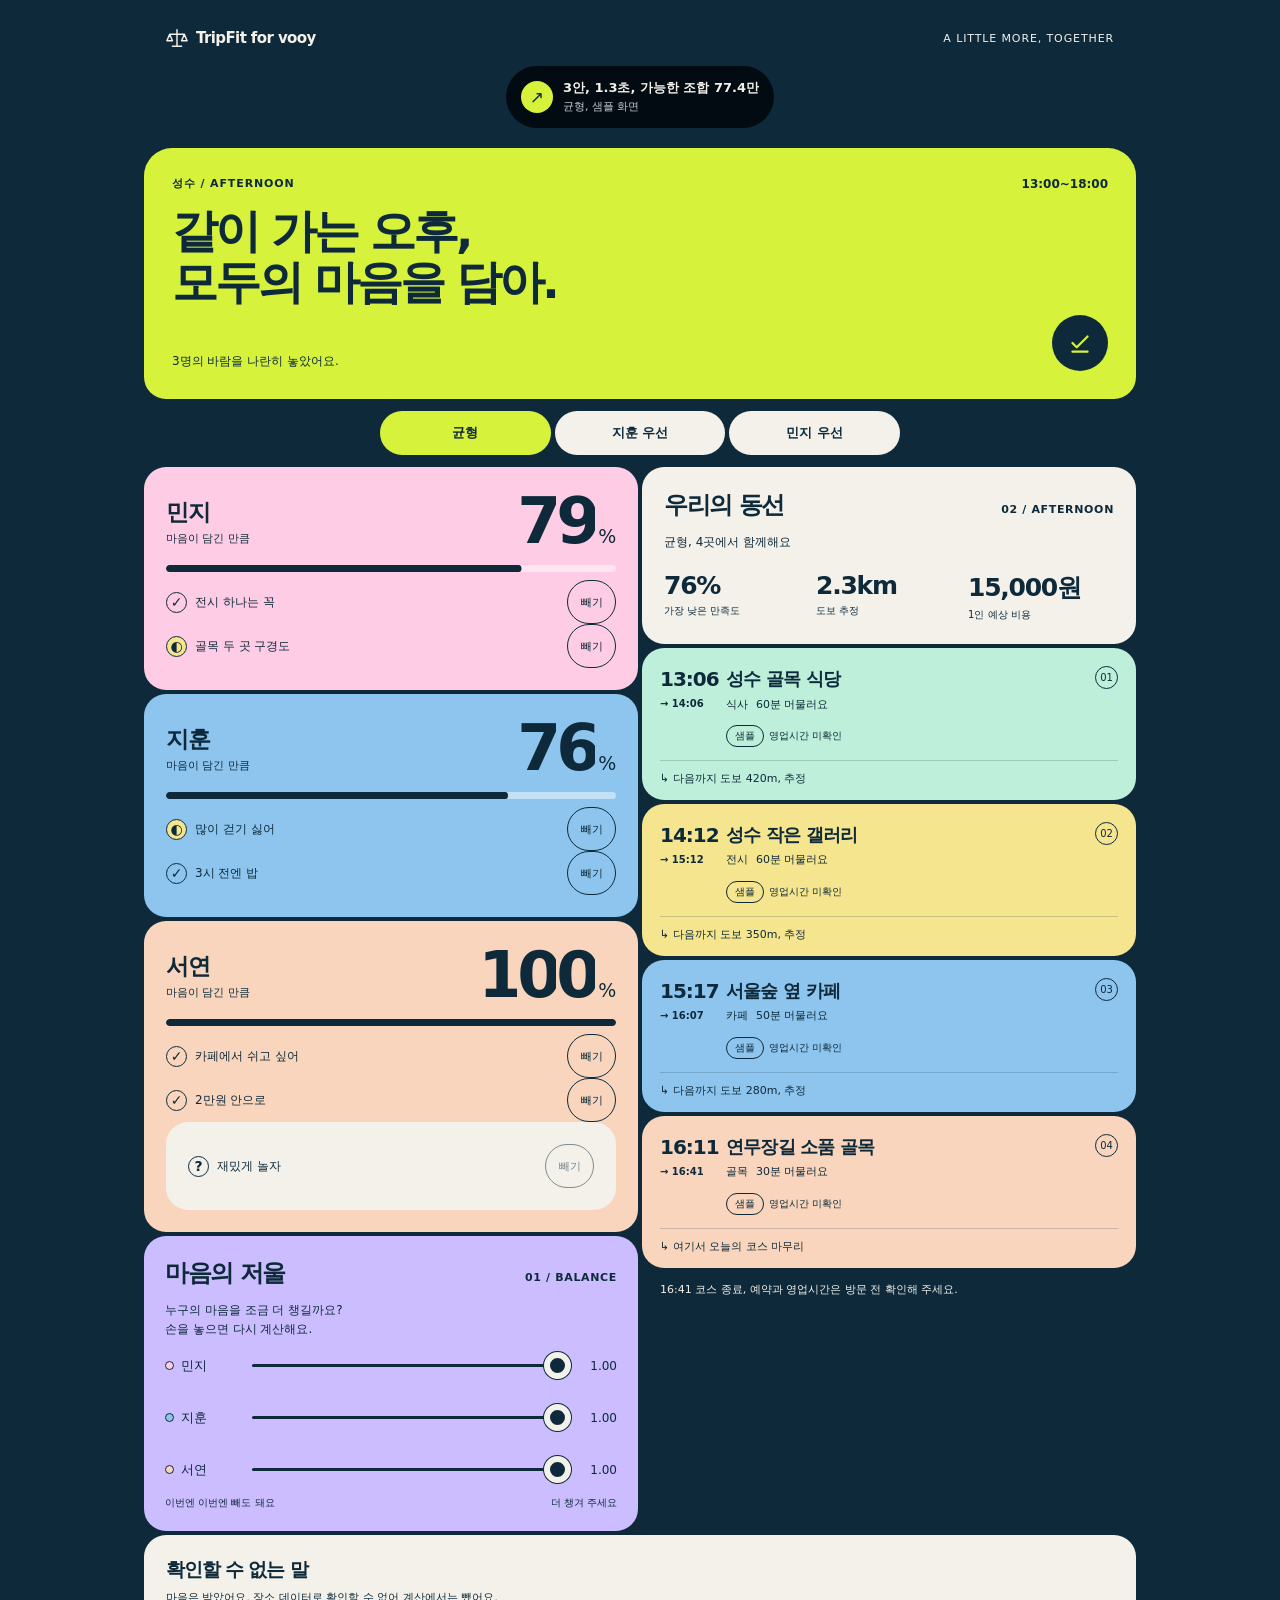
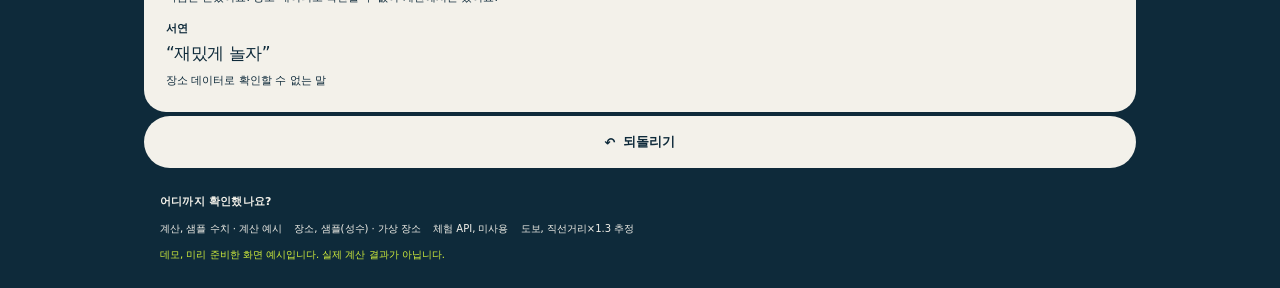
<file: vooy-mcp/ui/board.html>
<!doctype html>
<html lang="ko">
<head>
<meta charset="utf-8">
<meta name="viewport" content='width=device-width, initial-scale=1, viewport-fit=cover'>
<meta name="referrer" content='no-referrer'>
<meta name="color-scheme" content='light dark'>
<title>TripFit for vooy, 같이 가는 오후</title>
<style>
:root{--navy:#0e2a3a;--navy-2:#173a4c;--leaf:#a8e2c3;--back:#0e2a3a;--ink:#0e2a3a;--cream:#f3f1ea;--lime:#d6f23b;--pink:#ffcce5;--sky:#8ec5ee;--peach:#f8d5bc;--butter:#f4e58e;--mint:#bdefdb;--lilac:#cbbdff;--red:#ff5b4a;--safe-top:0px;--safe-right:0px;--safe-bottom:0px;--safe-left:0px;--spring:cubic-bezier(.22,1.15,.35,1)}
@supports(animation-timing-function:linear(0,1)){:root{--spring:linear(0,.15,.45,.75,.94,1.04,1.055,1.025,1)}}
@media(prefers-color-scheme:dark){:root:not([data-theme="light"]){--back:#071923}}
:root[data-theme="dark"]{--back:#071923}
*{box-sizing:border-box}html{margin:0;background:var(--back);color:var(--ink);font-family:-apple-system,"Apple SD Gothic Neo","Pretendard",system-ui,sans-serif;font-variant-numeric:tabular-nums;-webkit-font-smoothing:antialiased}body{margin:0;min-width:0;overflow-x:clip}button,input{font:inherit}button{cursor:pointer;min-height:44px;border:0;color:inherit;-webkit-tap-highlight-color:transparent}button:disabled{cursor:wait;opacity:.5}button:focus-visible,input:focus-visible{outline:3px solid var(--navy);outline-offset:3px}button:active:not(:disabled){transform:scale(.96)}[hidden]{display:none!important}h1,h2,h3,p{margin:0}h2{font-size:24px;letter-spacing:-.06em;font-weight:650}h3{font-size:20px;letter-spacing:-.04em}small{font-size:12px}svg{display:block;flex:none}a{color:inherit}.board{max-width:1000px;margin:auto;padding:calc(8px + max(env(safe-area-inset-top,0px),var(--safe-top))) calc(4px + max(env(safe-area-inset-right,0px),var(--safe-right))) calc(12px + max(env(safe-area-inset-bottom,0px),var(--safe-bottom))) calc(4px + max(env(safe-area-inset-left,0px),var(--safe-left)))}.mast{display:flex;align-items:center;justify-content:space-between;padding:9px 16px 17px;color:var(--cream);gap:12px}.brand{display:flex;gap:8px;align-items:center;font-size:15px;font-weight:650;letter-spacing:-.04em}.edition{font-size:11px;letter-spacing:.08em;color:var(--cream)}.island-zone{display:flex;justify-content:center;margin:0 10px 16px;min-height:62px}.island{position:relative;isolation:isolate;max-width:min(100%,calc(100vw - 32px));min-width:0;display:flex;gap:10px;align-items:center;padding:10px 15px;min-height:62px;color:var(--cream)}.island-bg{position:absolute;inset:0;border-radius:32px;background:#020b11;z-index:-1}.island-symbol{display:grid;place-items:center;background:var(--lime);color:var(--navy);border-radius:50%;width:32px;height:32px;flex:none;font-size:17px}.island-copy{min-width:0;flex:1;overflow:hidden}.island-title{font-size:13px;font-weight:600;line-height:1.4;overflow-wrap:anywhere}.island-detail{overflow-wrap:anywhere;display:-webkit-box;-webkit-line-clamp:2;-webkit-box-orient:vertical;overflow:hidden;font-size:11px;color:#becbd2;line-height:1.5;margin-top:2px}.spinner{width:16px;height:16px;border:2px solid #72828a;border-top-color:var(--navy);border-radius:50%;animation:spin 400ms linear infinite}.island.error .island-symbol{background:var(--red)}.mosaic{display:flex;flex-direction:column;gap:4px;min-width:0}.intro{grid-area:intro;background:var(--lime);border-radius:28px 28px 22px 22px;padding:23px 22px 21px;position:relative;overflow:hidden}.eyebrow{font-size:11px;font-weight:650;letter-spacing:.08em}.intro-top{display:flex;justify-content:space-between;align-items:center;gap:12px}.window{font-size:12px;font-weight:600;white-space:nowrap}.intro h1{font-size:34px;line-height:1.1;font-weight:650;letter-spacing:-.065em;margin-top:15px}.intro-bottom{display:flex;justify-content:space-between;gap:12px;align-items:flex-end;margin-top:12px}.sub{font-size:12px;line-height:1.6}.intro-mark{width:45px;height:45px;border-radius:50%;background:var(--navy);color:var(--lime);display:grid;place-items:center;flex:none}.tabs{grid-area:tabs;display:flex;gap:4px;padding:4px 0}.tab{flex:1;min-width:0;border-radius:24px;background:var(--cream);padding:0 10px;font-size:13px;font-weight:650;overflow:hidden;text-overflow:ellipsis;white-space:nowrap}.tab[aria-selected="true"]{background:var(--lime)}.people{grid-area:people;display:grid;gap:4px;align-content:start;min-width:0}.person{border-radius:var(--host-radius,22px);padding:18px 20px 14px;background:var(--person-color,var(--cream));min-width:0;overflow:hidden;position:relative}.person-head{display:flex;gap:12px;justify-content:space-between;align-items:center}.person-name{font-size:23px;font-weight:650;letter-spacing:-.045em;min-width:0;overflow:hidden;text-overflow:ellipsis;white-space:nowrap}.person-caption{font-size:11px;margin-top:3px}.score{display:flex;align-items:baseline;flex:none;letter-spacing:-.065em}.odometer{font-size:64px;line-height:1;font-weight:600;display:inline-flex}.score-unit{font-size:19px;margin-left:3px;letter-spacing:-.02em}.digit{display:block;overflow:hidden;width:.61em;height:1em}.digit-track{display:flex;flex-direction:column}.digit-track>span{height:1em;line-height:1;flex:none;text-align:center}.bar-track{height:7px;background:#ffffff75;border-radius:8px;overflow:hidden;margin:12px 0 8px}.bar-fill{height:100%;background:var(--navy);border-radius:8px;transform-origin:left;transform:scaleX(0)}.items{list-style:none;padding:0;margin:0}.item{display:flex;gap:8px;align-items:center;min-height:44px;min-width:0;font-size:12px}.state-icon{display:grid;place-items:center;flex:none;border:1.4px solid var(--navy);border-radius:50%;width:21px;height:21px;font-size:14px;font-weight:700}.item-copy{min-width:0;flex:1;line-height:1.5}.item-text{display:block;overflow:hidden;text-overflow:ellipsis;white-space:nowrap}.item-status{font-size:10px;display:none}.item.partial .state-icon{background:var(--butter)}.item.missed .state-icon{background:var(--red)}.item.yielded{min-height:32px;margin:4px 0;background:#e4e6e4;border-radius:12px;padding-left:7px;color:#394b54}.item.yielded .item-text{text-decoration:line-through}.item.yielded .item-copy{display:flex;gap:7px;align-items:center}.item.yielded .item-text{flex:1;min-width:0}.item.yielded .item-status{display:block;flex:none}.yield-button{border:1px solid var(--navy);border-radius:22px;background:transparent;padding:0 12px;font-size:11px;flex:none;min-width:49px}.item.yielded .yield-button{display:none;border:0;padding:0 9px;cursor:default;opacity:1}.scale{grid-area:scale;padding:21px;background:var(--lilac);border-radius:22px;min-width:0}.section-head{display:flex;justify-content:space-between;gap:12px;align-items:baseline;margin-bottom:12px}.section-no{font-size:11px;font-weight:650;letter-spacing:.06em}.scale-hint{font-size:12px;line-height:1.6;margin-top:5px}.slider-row{display:grid;grid-template-columns:minmax(48px,75px) minmax(0,1fr) 34px;gap:12px;align-items:center;min-height:52px;font-size:13px}.slider-name{display:flex;align-items:center;gap:7px;min-width:0}.dot{width:9px;height:9px;border-radius:50%;background:var(--person-color);border:1px solid var(--navy);flex:none}.truncate{overflow:hidden;text-overflow:ellipsis;white-space:nowrap;min-width:0}input[type="range"]{appearance:none;-webkit-appearance:none;width:100%;height:44px;margin:0;background:transparent;cursor:pointer;touch-action:pan-y;color:var(--navy)}input[type="range"]::-webkit-slider-runnable-track{height:3px;background:var(--navy);border-radius:2px}input[type="range"]::-moz-range-track{height:3px;background:var(--navy)}input[type="range"]::-webkit-slider-thumb{appearance:none;width:27px;height:27px;border-radius:50%;margin-top:-12px;background:var(--navy);border:6px solid var(--cream);box-shadow:0 0 0 1px var(--navy)}input[type="range"]::-moz-range-thumb{width:16px;height:16px;border-radius:50%;background:var(--navy);border:6px solid var(--cream)}input:disabled{cursor:wait;opacity:.5}.weight-value{text-align:right;font-size:12px}.scale-ends{display:flex;justify-content:space-between;font-size:10px}.timeline{grid-area:timeline;min-width:0}.timeline-heading{padding:22px;background:var(--cream);border-radius:22px;margin-bottom:4px}.plan-summary{display:grid;grid-template-columns:repeat(3,minmax(0,1fr));margin-top:19px;gap:6px}.summary-value{font-size:25px;font-weight:600;letter-spacing:-.05em;display:block;overflow-wrap:anywhere}.summary-label{font-size:10px;margin-top:4px;display:block}.stops{position:relative;display:grid;gap:4px}.stop{border-radius:var(--host-radius,22px);background:var(--mint);padding:18px 18px 14px;min-width:0}.stop-top{display:grid;grid-template-columns:54px minmax(0,1fr) auto;gap:12px;align-items:start}.time{font-size:20px;font-weight:600;letter-spacing:-.05em;line-height:1.3}.time small{display:block;font-size:10px;letter-spacing:0;margin-top:5px}.place-name{font-size:18px;letter-spacing:-.045em;line-height:1.4;overflow:hidden;text-overflow:ellipsis;white-space:nowrap}.place-meta{display:flex;flex-wrap:wrap;gap:8px;font-size:11px;line-height:1.6;margin-top:4px}.stop-index{width:23px;height:23px;border-radius:50%;border:1px solid var(--navy);display:grid;place-items:center;font-size:10px}.stop-foot{margin-left:66px;margin-top:12px;display:flex;flex-wrap:wrap;gap:5px;align-items:center}.badge{font-size:10px;border:1px solid var(--navy);padding:4px 8px;border-radius:14px;line-height:1.2}.flag{font-size:10px;line-height:1.6}.walk{font-size:11px;margin-top:13px;padding-top:10px;border-top:1px solid #0e2a3a30;display:flex;gap:7px;align-items:center}.end-note{color:var(--cream);font-size:11px;padding:14px 18px 10px}.empty{padding:22px;background:var(--cream);border-radius:22px;font-size:13px;line-height:1.7}.concessions{grid-area:concessions;display:grid;gap:4px;min-width:0}.conflict-head{background:var(--red);border-radius:22px;padding:24px 22px}.conflict-head h2{font-size:29px;line-height:1.2;margin-top:10px}.conflict-head p{font-size:12px;line-height:1.7;margin-top:12px}.concession{background:var(--butter);border-radius:22px;padding:20px}.concession-who{font-size:20px;font-weight:650;overflow:hidden;text-overflow:ellipsis;white-space:nowrap}.give-up{font-size:13px;line-height:1.7;margin-top:8px;overflow-wrap:anywhere}.concession-bottom{display:flex;align-items:end;justify-content:space-between;gap:12px;margin-top:18px}.concession-pct{font-size:39px;font-weight:600;letter-spacing:-.06em}.concession-pct small{font-size:12px;letter-spacing:0;margin-left:5px}.apply{padding:0 18px;background:var(--navy);color:var(--cream);border-radius:24px;font-size:12px;flex:none}.unmapped{grid-area:unmapped;padding:22px;background:var(--cream);border-radius:22px;min-width:0}.unmapped h2{font-size:19px}.unmapped-intro{font-size:11px;line-height:1.7;margin-top:6px}.quote{padding:14px 0;border-bottom:1px solid #0e2a3a25;overflow-wrap:anywhere}.quote:last-child{border:0;padding-bottom:0}.quote-name{font-size:11px;font-weight:600}.quote-text{font-size:17px;line-height:1.5;letter-spacing:-.03em;margin-top:5px}.quote-reason{font-size:11px;line-height:1.7;margin-top:5px}.actions{grid-area:actions;display:flex;gap:4px}.action-button{flex:1;min-width:0;min-height:52px;background:var(--cream);border-radius:26px;font-size:13px;font-weight:600;display:flex;align-items:center;justify-content:center;gap:8px}.action-button.primary{background:var(--lime)}.labels{grid-area:labels;color:var(--cream);padding:20px 16px 12px;font-size:10px;line-height:1.8}.data-tags{display:flex;flex-wrap:wrap;gap:5px 12px;margin-top:8px}.data-tag{max-width:100%;overflow-wrap:anywhere}.labels-title{font-size:11px;font-weight:600;letter-spacing:.02em}.demo-note{color:var(--lime);margin-top:8px}.message{padding:36px 24px;border-radius:25px;background:var(--cream);line-height:1.8}.message h2{font-size:27px;line-height:1.3;margin-bottom:10px}.message p{font-size:13px}.retry{margin-top:18px;border-radius:24px;padding:0 20px;background:var(--lime)}.sr-only{position:absolute;width:1px;height:1px;padding:0;margin:-1px;overflow:hidden;clip-path:inset(50%);white-space:nowrap;border:0}.ghost{position:fixed;pointer-events:none;z-index:20;margin:0;overflow:hidden}.busy-note{font-size:11px;color:var(--cream)}
@keyframes spin{to{transform:rotate(360deg)}}
:root[data-display-mode="fullscreen"] .board{max-width:1000px}:root[data-display-mode="pip"] .edition{display:none}
@media(min-width:640px){.board{padding-top:18px}.mast{padding-left:22px;padding-right:22px}.mosaic{display:grid;grid-template-columns:minmax(0,1fr) minmax(0,1fr);grid-template-areas:"intro intro" "tabs tabs" "people timeline" "scale timeline" "concessions concessions" "unmapped unmapped" "actions actions" "labels labels";align-items:start}.intro{padding:28px}.intro h1{font-size:46px}.intro-bottom{margin-top:8px}.intro-mark{width:56px;height:56px}.tabs{max-width:520px;width:100%;justify-self:center;padding:8px 0}.person{padding:22px}.concessions{grid-template-columns:repeat(3,minmax(0,1fr))}.conflict-head{grid-column:1/-1}.concession-bottom{align-items:start;flex-direction:column}.apply{width:100%}.unmapped{margin-top:0}.island-zone{margin-bottom:20px}}
@media(min-width:640px){.mosaic:has(.concessions[hidden]){grid-template-areas:"intro intro" "tabs tabs" "people timeline" "scale timeline" "unmapped unmapped" "actions actions" "labels labels"}.mosaic:has(.unmapped[hidden]){grid-template-areas:"intro intro" "tabs tabs" "people timeline" "scale timeline" "concessions concessions" "actions actions" "labels labels"}.mosaic:has(.concessions[hidden]):has(.unmapped[hidden]){grid-template-areas:"intro intro" "tabs tabs" "people timeline" "scale timeline" "actions actions" "labels labels"}}
@media(prefers-reduced-motion:reduce){*,*::before,*::after{animation:none!important;transition:none!important;scroll-behavior:auto!important}}
/* Chat bento: host theme changes only the outer boundary. */
:root[data-inline="true"]{background:transparent;color-scheme:light;--card-line:rgba(14,42,58,.16)}
:root[data-inline="true"][data-theme="dark"]{--card-line:rgba(255,255,255,.08)}
:root[data-inline="true"] .board{width:100%;max-width:280px;padding:0}
.inline-card{width:100%;min-width:0;border:1px solid var(--card-line);border-radius:24px;background:var(--navy);color:var(--navy);font-size:12px;line-height:1.3;padding:6px;display:flex;flex-direction:column;gap:6px;isolation:isolate}
.inline-card button{line-height:1.3}.inline-card button:focus-visible{outline:2px solid var(--cream);outline-offset:1px}
.inline-head{height:22px;padding:0 7px;display:flex;align-items:center;justify-content:space-between;gap:6px;color:var(--cream)}
.inline-brand{display:flex;align-items:center;gap:5px;font-size:13px;font-weight:600}.inline-mark{width:18px;height:18px;border-radius:50%;background:var(--lime);color:var(--navy);display:grid;place-items:center}
.inline-pill{font-size:11px;color:var(--cream)}
.inline-heading{background:var(--lime);border-radius:18px;padding:16px;min-height:86px;position:relative;overflow:hidden;flex:none}.inline-heading.conflict{background:var(--red)}
.inline-subtitle{display:flex;gap:6px;font-size:12px;color:#0e2a3aa6;white-space:nowrap;overflow:hidden;margin-bottom:10px}.inline-subtitle span:last-child{overflow:hidden;text-overflow:ellipsis}.inline-title{padding-right:68px;display:-webkit-box;-webkit-line-clamp:2;-webkit-box-orient:vertical;font-size:20px;font-weight:700;line-height:1.2;letter-spacing:-.06em;overflow:hidden}.conflict .inline-title{padding-right:0}
.inline-minimum{position:absolute;right:16px;bottom:14px;display:flex;align-items:baseline;gap:2px}.inline-minimum .odometer{font:700 36px/1 "Helvetica Neue",Arial,system-ui,sans-serif;letter-spacing:-.06em}.inline-minimum small{font-size:13px}.inline-min-label{position:absolute;right:0;top:-13px;font-size:11px;white-space:nowrap;opacity:.65}
.inline-people{display:flex;align-items:center;gap:10px;min-width:0;padding:0 7px;color:var(--cream);height:18px}.inline-person{display:flex;align-items:center;gap:4px;min-width:0;font-size:12px;white-space:nowrap}.inline-person-dot{width:8px;height:8px;border-radius:50%;background:var(--person-color);flex:none}.inline-name{overflow:hidden;text-overflow:ellipsis}.inline-score{font-weight:700}.inline-score.low{color:var(--lime)}.inline-people-more{font-size:12px}
.inline-route{background:var(--cream);border-radius:18px;padding:16px;min-width:0;overflow:hidden}.inline-stop{position:relative;display:grid;grid-template-columns:34px 6px minmax(0,1fr);gap:6px;align-items:center;height:26px;min-width:0}.inline-time{font-size:12px;opacity:.55}.inline-category{width:6px;height:6px;border-radius:50%;background:var(--category-color);border:1px solid #0e2a3a15}.inline-place{font-size:14px;font-weight:600;letter-spacing:-.04em;overflow:hidden;text-overflow:ellipsis;white-space:nowrap}.inline-route-meta{font-size:12px;line-height:16px;opacity:.55;margin-top:2px;white-space:nowrap;overflow:hidden;text-overflow:ellipsis}.inline-arrival::before{content:"";position:absolute;inset:0;background:var(--leaf);border-radius:5px;animation:arrival-out 600ms forwards;pointer-events:none}.inline-stop>*{position:relative}.ghost.inline-stop{background:var(--cream);color:var(--navy);font:12px/1.3 system-ui,sans-serif}
.inline-diff{display:flex;gap:4px;min-width:0;margin-bottom:4px;height:20px;overflow:hidden}.inline-chip{min-width:0;max-width:100%;overflow:hidden;text-overflow:ellipsis;white-space:nowrap;font-size:10px;line-height:20px;padding:0 6px;border-radius:10px;background:var(--leaf)}
.inline-actions{display:flex;min-width:0}.inline-card .inline-reply{width:100%;min-height:40px;padding:0 12px;background:var(--lime);border-radius:20px;color:var(--navy);font-size:12px;font-weight:600}
.inline-label{font-size:11px;line-height:14px;color:rgba(243,241,234,.55);padding:0 5px 2px;letter-spacing:-.04em;display:flex;align-items:center;gap:5px;min-width:0}.inline-source{min-width:0;overflow:hidden;text-overflow:ellipsis;white-space:nowrap;flex:1}.inline-label button{min-height:18px;padding:0;background:transparent;color:var(--cream);font-size:12px;white-space:nowrap;flex:none}.inline-status,.inline-help{font-size:11px;line-height:1.4;padding:5px 8px;color:var(--cream);overflow-wrap:anywhere}.inline-status{max-height:42px;overflow:hidden}
.inline-concessions{display:grid;gap:6px;min-width:0;background:var(--cream);padding:16px;border-radius:18px}.inline-concession{display:flex;align-items:center;gap:6px;min-height:48px;min-width:0}.inline-concession-copy{min-width:0;flex:1;font-size:12px;line-height:1.4;display:-webkit-box;-webkit-line-clamp:2;-webkit-box-orient:vertical;overflow:hidden}.inline-card .inline-apply{flex:none;min-height:32px;padding:0 8px;border-radius:20px;background:var(--lime);color:var(--navy);font-size:11px}
.inline-dots span{display:inline-block;animation:quiet-dot 750ms ease-in-out infinite}.inline-dots span:nth-child(2){animation-delay:100ms}.inline-dots span:nth-child(3){animation-delay:200ms}@keyframes quiet-dot{50%{opacity:.3;transform:translateY(-2px)}}@keyframes arrival-out{from{opacity:1}to{opacity:0}}
@media(prefers-reduced-motion:reduce){.inline-arrival::before{display:none}}
</style>
</head>
<body>
<div class="board" id="board">
<article class="inline-card" id="inline-card" aria-label="나들이 대화 카드" hidden>
<header class="inline-head"><span class="inline-brand"><span class="inline-mark" aria-hidden="true"><svg width="13" height="13" viewBox="0 0 24 24" fill="none"><path d="M12 3v17M4 8h16M4 8l-3 7h6L4 8Zm16 0-3 7h6l-3-7ZM7 21h10" stroke="currentColor" stroke-width="1.7" stroke-linecap="round" stroke-linejoin="round"/></svg></span>TripFit</span><span class="inline-pill" id="inline-pill" role="status" aria-live="polite" hidden></span></header>
<div class="inline-heading" id="inline-heading"><p class="inline-subtitle" id="inline-subtitle"></p><h1 class="inline-title" id="inline-title">함께 갈 코스를 기다려요</h1><div class="inline-minimum" id="inline-minimum" hidden><span class="inline-min-label">최소 만족도</span><span class="odometer" id="inline-min-score"></span><small id="inline-min-unit">%</small></div></div>
<div class="inline-people" id="inline-people" aria-label="사람별 만족도" hidden></div>
<div class="inline-concessions" id="inline-concessions" hidden></div>
<div class="inline-route" id="inline-route" aria-label="코스" hidden><div class="inline-diff" id="inline-diff" aria-label="바뀐 장소" hidden></div><div id="inline-stops"></div><p class="inline-route-meta" id="inline-route-meta"></p></div>
<p class="inline-help" id="inline-help">결과가 도착하면 여기에 나타나요.</p>
<p class="inline-status" id="inline-status" role="status" aria-live="polite" hidden></p>
<div class="inline-actions" id="inline-actions" hidden><button class="inline-reply primary" id="inline-decide" type="button">이 안으로 정하기</button></div>
<footer class="inline-label" id="inline-label" hidden><span class="inline-source" id="inline-source"></span><button id="inline-undo" type="button" hidden>되돌리기</button><button id="inline-open" type="button" hidden aria-label="크게 보기">크게 보기 ›</button></footer>
</article>
<div id="full-board">
<header class="mast"><div class="brand"><svg width="22" height="22" viewBox="0 0 24 24" fill="none" aria-hidden="true"><path d="M12 3v17M4 8h16M4 8l-3 7h6L4 8Zm16 0-3 7h6l-3-7ZM7 21h10" stroke="currentColor" stroke-width="1.6" stroke-linecap="round" stroke-linejoin="round"/></svg>TripFit for vooy</div><span class="edition">A LITTLE MORE, TOGETHER</span></header>
<div class="island-zone"><div class="island" id="island" role="status" aria-live="polite" aria-atomic="true"><div class="island-bg" id="island-bg"></div><div class="island-symbol" id="island-symbol" aria-hidden="true">↗</div><div class="island-copy" id="island-copy"><p class="island-title" id="island-title">같이 가는 오후를 준비해요</p><p class="island-detail" id="island-detail">잠시만 기다려 주세요</p></div></div></div>
<main id="main" class="mosaic" aria-label="나들이 합의 보드" hidden>
<section class="intro" data-enter><div class="intro-top"><span class="eyebrow" id="area">우리의 오후</span><span class="window" id="window"></span></div><h1 id="headline">같이 가는 오후,<br>모두의 마음을 담아.</h1><div class="intro-bottom"><p class="sub" id="intro-sub"></p><span class="intro-mark" aria-hidden="true"><svg width="26" height="26" viewBox="0 0 24 24" fill="none"><path d="m5 12 4 4L19 6M5 20h14" stroke="currentColor" stroke-width="2" stroke-linecap="round" stroke-linejoin="round"/></svg></span></div></section>
<div class="tabs" id="tabs" role="tablist" aria-label="나들이 안 선택" data-enter></div>
<section class="people" id="people" aria-label="사람별 만족도"></section>
<section class="scale" id="scale" data-enter><div class="section-head"><h2>마음의 저울</h2><span class="section-no">01 / BALANCE</span></div><p class="scale-hint">누구의 마음을 조금 더 챙길까요?<br>손을 놓으면 다시 계산해요.</p><div id="sliders"></div><div class="scale-ends"><span>이번엔 이번엔 빼도 돼요</span><span>더 챙겨 주세요</span></div></section>
<section class="timeline" id="timeline" aria-label="선택한 안 타임라인"><div class="timeline-heading" data-enter><div class="section-head"><h2>우리의 동선</h2><span class="section-no">02 / AFTERNOON</span></div><p class="sub" id="plan-caption"></p><div class="plan-summary" id="plan-summary"></div></div><div class="stops" id="stops"></div><p class="end-note" id="end-note"></p></section>
<section class="concessions" id="concessions" aria-label="가능해지는 빼기 선택지" hidden><div class="conflict-head" data-enter><span class="eyebrow">조금만 풀어 볼까요?</span><h2>이대로는 안 돼요. 하나만 빼면 돼요</h2><p>누가 무엇을 이번엔 뺄지 직접 골라 주세요.<br>적용한 뒤에 가능한 코스를 다시 계산해요.</p></div><div id="concession-list" style="display:contents"></div></section>
<section class="unmapped" id="unmapped" data-enter hidden><h2>확인할 수 없는 말</h2><p class="unmapped-intro">마음은 받았어요. 장소 데이터로 확인할 수 없어 계산에서는 뺐어요.</p><div id="unmapped-list"></div></section>
<div class="actions" data-enter><button class="action-button" id="undo" type="button"><span aria-hidden="true">↶</span> 되돌리기</button><button class="action-button primary" id="board-link" type="button" hidden>웹 보드 열기 <span aria-hidden="true">↗</span></button></div>
<footer class="labels" data-enter><p class="labels-title">어디까지 확인했나요?</p><div class="data-tags" id="data-labels"></div><p class="demo-note" id="demo-note" hidden>데모, 미리 준비한 화면 예시입니다. 실제 계산 결과가 아닙니다.</p></footer>
</main>
<section class="message" id="message" hidden><h2 id="message-title"></h2><p id="message-copy"></p><button class="retry" id="retry" type="button" hidden>다시 연결</button></section>
<noscript><section class="message"><h2>자바스크립트가 필요해요</h2><p>보드를 보려면 브라우저의 자바스크립트를 켜 주세요.</p></section></noscript>
</div>
</div>
<!--HAPUI_BOOT-->
<script nonce='__CSP_NONCE__'>
'use strict';
(() => {
  const $ = id => document.getElementById(id);
  const obj = x => x !== null && typeof x === 'object' && !Array.isArray(x) ? x : {};
  const list = (x, max = 80) => Array.isArray(x) ? x.slice(0, max) : [];
  const str = (x, fallback = '', max = 600) => typeof x === 'string' ? x.replace(/[\u0000-\u001f\u007f-\u009f\u061c\u200e\u200f\u202a-\u202e\u2066-\u2069]/g, '').slice(0, max) : fallback;
  const finite = x => typeof x === 'number' && Number.isFinite(x);
  const number = (x, fallback = 0) => finite(x) ? x : fallback;
  const clamp = (x, min = 0, max = 100) => Math.max(min, Math.min(max, x));
  const lookup = (map, key, fallback) => Object.hasOwn(map, str(key)) ? map[str(key)] : fallback;
  const money = x => finite(x) ? Math.max(0, Math.round(x)).toLocaleString('ko-KR') + '원' : '미확인';
  const compact = x => finite(x) ? (x >= 10000 ? (x / 10000).toFixed(x >= 1000000 ? 0 : 1).replace(/\.0$/, '') + '만' : Math.round(Math.max(0, x)).toLocaleString('ko-KR')) : '미확인';
  function el(tag, className, text) { const e = document.createElement(tag); if (className) e.className = className; if (text !== undefined) e.textContent = text; return e; }
  function text(e, value) { if (e.textContent !== value) e.textContent = value; }
  function titled(e, value) { text(e, value); e.setAttribute('title', value); }
  function button(className, label) { const e = el('button', className, label); e.type = 'button'; return e; }
  const motion = matchMedia('(prefers-reduced-motion: reduce)');
  function makeSpring(k,c){
    const w0=Math.sqrt(k),z=c/(2*w0),wd=w0*Math.sqrt(Math.max(1e-6,1-z*z));
    const x=t=>1-Math.exp(-z*w0*t)*(Math.cos(wd*t)+(z*w0/wd)*Math.sin(wd*t));
    let T=.25;for(let t=0;t<4;t+=1/120)if(Math.abs(1-x(t))>.003)T=t+1/120;
    const points=Array.from({length:49},(_,i)=>+x(T*i/48).toFixed(4));points[48]=1;
    return CSS.supports('animation-timing-function','linear(0,1)')?'linear('+points.join(',')+')':'cubic-bezier(.34,1.4,.64,1)';
  }
  const spring=makeSpring(420,34);document.documentElement.style.setProperty('--spring',spring);
  function animate(e, frames, options = {}) {
    if (motion.matches || !e.animate) return;
    const quiet = mode==='app' && isInline();
    const animation=e.animate(frames, {duration:quiet?300:360, easing:spring, ...options});
    if(quiet){inlineAnimations++;animation.finished.catch(()=>{}).finally(()=>{inlineAnimations--;reportSize();});}
    return animation;
  }
  function cancelAnimations(e){if(e && typeof e.getAnimations==='function')e.getAnimations().forEach(a=>a.cancel());}
  function enter(e, delay = 0) { animate(e, [{opacity:0, transform:'translateY(20px) scale(.98)'},{opacity:1, transform:'translateY(0) scale(1)'}], {delay:Math.min(delay,360), duration:300, fill:'backwards'}); }
  // Stable occurrence keys tolerate duplicate names and missing IDs without injecting selectors.
  function keys(rows, keyFn) { const seen = new Map(); return rows.map((value, i) => { const raw = str(keyFn(obj(value), i), String(i)); const n = seen.get(raw) || 0; seen.set(raw, n + 1); return {value:obj(value), key:raw + '\u001f' + n}; }); }
  function reconcile(container, rows, keyFn, create, update, flip = false) {
    const quiet=container.id.startsWith('inline-');
    const old = new Map(Array.from(container.children, e => [e.dataset.key, e]));
    const before = new Map();
    if (flip && !motion.matches) old.forEach(e => before.set(e, e.getBoundingClientRect()));
    keys(rows, keyFn).forEach(({value, key}, i) => {
      let node = old.get(key); const fresh = !node;
      if (fresh) { node = create(value, i); node.dataset.key = key; }
      old.delete(key); update(node, value, i);
      const at = container.children[i]; if (at !== node) container.insertBefore(node, at || null);
      if (fresh && quiet && inlineAppeared && flip) {
        node.classList.add('inline-arrival');
        animate(node,[{opacity:.3},{opacity:1}],{duration:240});
        setTimeout(()=>node.classList.remove('inline-arrival'),600);
      } else if (fresh && !quiet && revealed) enter(node);
    });
    old.forEach(node => {
      if (flip && !motion.matches) {
        const rect = before.get(node); const ghost = node.cloneNode(true); ghost.classList.add('ghost'); ghost.setAttribute('aria-hidden','true'); ghost.inert = true;
        Object.assign(ghost.style,{left:rect.left+'px',top:rect.top+'px',width:rect.width+'px',height:rect.height+'px'});
        document.body.append(ghost); const a = animate(ghost,[{opacity:1,transform:'translateX(0) rotate(0)'},{opacity:0,transform:'translateX(-70px) rotate(-6deg)'}],{duration:quiet?200:280,easing:'ease-in'});
        if (a) a.finished.catch(() => {}).finally(() => ghost.remove()); else ghost.remove();
      }
      node.remove();
    });
    if (flip && !motion.matches) before.forEach((rect,node) => { if (!node.isConnected) return; const next = node.getBoundingClientRect(); const dx=rect.left-next.left, dy=rect.top-next.top; if (Math.abs(dx)+Math.abs(dy)>.5) { cancelAnimations(node); animate(node,[{transform:`translate(${dx}px,${dy}px)`},{transform:'translate(0,0)'}]); } });
  }
  let boot = {}, bootError = false;
  try { const b=$('hapui-boot'); if (b) boot=obj(JSON.parse(b.textContent)); } catch { bootError = true; }
  const mode = boot.mode === 'app' ? 'app' : boot.mode === 'web' ? 'web' : !bootError && !$('hapui-boot') && window.parent === window ? 'demo' : 'invalid';
  let state = null, selected = '', revealed = false, currentRevision = -1, signature = '', busy = false, ownBusy = false, hostBusy = false, bridgeReady = false, epoch = 0, hostTimer, weightTimer, initialized = false;
  let hostContext = {}, hostVariables = new Set(), lastSize = '', sizeFrame = 0;
  let sizeTimer, inlineAnimations=0, inlineAppeared=false, fullscreenDenied=false, localUndo=false;
  function isInline(){return mode==='app' && hostContext.displayMode!=='fullscreen';}
  function syncSurface(){document.documentElement.dataset.inline=String(isInline());$('inline-card').hidden=!isInline();$('full-board').hidden=isInline();}
  const weights = new Map(), committedWeights = new Map(), pending = new Map(); let rpcID = 0;
  const routeNames=new Map();
  const colors = ['pink','sky','peach','butter','mint','lilac'];
  const statuses = {met:['✓','충족'],partial:['◐','부분 충족'],missed:['✕','충족하지 못함'],yielded:['⤺','이번엔 뺀 말'],unmapped:['?','확인할 수 없음']};
  const categories = {restaurant:'식사',cafe:'카페',exhibition:'전시',gallery:'전시',alley:'골목',shop:'소품샵',park:'공원',experience:'체험'};
  const color = (value, i = 0) => colors.includes(value) ? value : colors[i % colors.length];
  function island(title, detail = '', loading = false, error = false) {
    if(isInline()){
      if(error){text($('inline-status'),title+', '+detail);$('inline-status').hidden=false;reportSize();}
      else if(!state&&!loading){text($('inline-help'),detail||title);$('inline-help').hidden=false;reportSize();}
      return;
    }
    const bg=$('island-bg'), before=bg.getBoundingClientRect(); const changed=$('island-title').textContent!==title;
    text($('island-title'), title); text($('island-detail'), detail); $('island').classList.toggle('error', error);
    const symbol=$('island-symbol'); symbol.replaceChildren(loading ? el('span','spinner') : document.createTextNode(error?'!':'↗'));
    const after=bg.getBoundingClientRect(); if (changed && before.width && after.width) { cancelAnimations(bg); animate(bg,[{transform:`scaleX(${before.width/after.width})`},{transform:'scaleX(1)'}]); animate($('island-copy'),[{opacity:.2,transform:'translateY(3px)'},{opacity:1,transform:'translateY(0)'}],{duration:220}); }
  }
  function setBusy() {
    busy = ownBusy || hostBusy;
    $('main').setAttribute('aria-busy', String(busy));
    document.querySelectorAll('#main button, #main input').forEach(e => { e.disabled=busy || e.dataset.locked==='true' || (mode==='app' && !bridgeReady); });
    $('inline-card').setAttribute('aria-busy',String(busy));
    document.querySelectorAll('#inline-card button').forEach(e=>{e.disabled=busy||!bridgeReady||e.dataset.locked==='true';});
    updateInlinePill();
  }
  function beginHost() { clearTimeout(weightTimer); hostBusy=true; setBusy(); island('마음들을 다시 맞추고 있어요','이전 결과를 보면서 잠시 기다려 주세요',true); clearTimeout(hostTimer); hostTimer=setTimeout(()=>{hostBusy=false;setBusy();island('계산이 지연되고 있어요','이전 결과를 유지했어요. 다시 시도해 주세요.',false,true);},10000); }
  function endHost() { hostBusy=false;clearTimeout(hostTimer);setBusy(); }
  function showMessage(title, copy, retry = false) { $('main').hidden=true; $('message').hidden=false; text($('message-title'),title);text($('message-copy'),copy);$('retry').hidden=!retry;if(isInline()){text($('inline-help'),title+', '+copy);$('inline-help').hidden=false;reportSize();} }
  function notify(method, params = {}) { if(mode==='app' && bridgeReady) window.parent.postMessage({jsonrpc:'2.0',method,params}, '*'); }
  function rpc(method, params) {
    return new Promise((resolve,reject)=>{
      const id='hapui-'+(++rpcID), timer=setTimeout(()=>{pending.delete(id);reject(new Error('timeout'));},10000);
      pending.set(id,{resolve,reject,timer,method});
      try {window.parent.postMessage({jsonrpc:'2.0',id,method,params},'*');} catch(error) {clearTimeout(timer);pending.delete(id);reject(error);}
    });
  }
  function reportSize() {
    clearTimeout(sizeTimer);
    if (!bridgeReady || inlineAnimations) return;
    sizeTimer=setTimeout(()=>{
      if(sizeFrame||inlineAnimations)return;
      sizeFrame=requestAnimationFrame(()=>{sizeFrame=0;fitInline();const rect=$('board').getBoundingClientRect();const width=Math.ceil(rect.width),height=Math.ceil(rect.height);const key=width+':'+height;if(key!==lastSize){lastSize=key;notify('ui/notifications/size-changed',{width,height});}});
    },50);
  }
  function context(next) {
    next=obj(next); hostContext={...hostContext,...next,styles:{...obj(hostContext.styles),...obj(next.styles)},safeAreaInsets:{...obj(hostContext.safeAreaInsets),...obj(next.safeAreaInsets)}};
    const root=document.documentElement;
    if(hostContext.theme==='light'||hostContext.theme==='dark')root.dataset.theme=hostContext.theme;
    root.dataset.displayMode=str(hostContext.displayMode,'inline',40);
    syncSurface();
    ['top','right','bottom','left'].forEach(side=>root.style.setProperty('--safe-'+side,clamp(number(obj(hostContext.safeAreaInsets)[side]),0,300)+'px'));
    // Only literal host values are accepted: no resource URLs, CSS functions or rules.
    if (obj(next.styles).variables !== undefined) {
      hostVariables.forEach(k=>root.style.removeProperty(k));hostVariables.clear();root.style.removeProperty('--host-radius');
      const allowed=new Set(['--font-sans','--color-background-primary','--color-text-primary','--border-radius-md','--border-radius-lg']);
      Object.entries(obj(obj(hostContext.styles).variables)).slice(0,100).forEach(([k,v])=>{if(!allowed.has(k)||typeof v!=='string'||v.length>200||/[;{}]|url\s*\(|expression\s*\(|var\s*\(/i.test(v))return;const kind=k.includes('color')?'color':k.includes('radius')?'border-radius':'font-family';if(!CSS.supports(kind,v))return;const prop='--host-'+k.slice(2);root.style.setProperty(prop,v);hostVariables.add(prop);});
      const radius=root.style.getPropertyValue('--host-border-radius-lg'); if(/^\d+(\.\d+)?px$/.test(radius))root.style.setProperty('--host-radius',clamp(parseFloat(radius),16,32)+'px');
    }
    const dims=obj(hostContext.containerDimensions); if(finite(dims.width)&&dims.width>0)$('board').style.maxWidth=Math.min(dims.width,1000)+'px'; else $('board').style.removeProperty('max-width');
    if(!finite(dims.width)&&finite(dims.maxWidth)&&dims.maxWidth>0)$('board').style.maxWidth=Math.min(dims.maxWidth,1000)+'px';
    root.style.removeProperty('height');root.style.removeProperty('max-height');document.body.style.removeProperty('min-height');document.body.style.removeProperty('max-height');
    if(isInline()){$('board').style.maxWidth=Math.min(340,finite(dims.width)?dims.width:finite(dims.maxWidth)?dims.maxWidth:280)+'px';}
    else if(finite(dims.height)&&dims.height>0){root.style.height='100%';document.body.style.minHeight='100vh';}else if(finite(dims.maxHeight)&&dims.maxHeight>0){root.style.maxHeight=dims.maxHeight+'px';document.body.style.maxHeight=dims.maxHeight+'px';}
    if(Object.hasOwn(next,'availableDisplayModes'))fullscreenDenied=false;
    if(state){signature='';render(state);summary();}else updateInlinePill();
    reportSize();
  }
  function safeBoardURL(value) { try { const u=new URL(str(value),location.href); return ((u.protocol==='https:'||u.protocol==='http:')&&!u.username&&!u.password&&/^\/b\/[^/]+\/?$/.test(u.pathname)) ? u.href : ''; } catch { return ''; } }
  function score(e, pct) {
    const value=finite(pct)?String(Math.round(clamp(pct))):'?'; if(e.dataset.value===value)return;
    const old=e.dataset.value||'0'.repeat(value.length);e.dataset.value=value;e.setAttribute('role','img');e.setAttribute('aria-label',value==='?'?'만족도 미확인':'만족도 '+value+'퍼센트');
    const chars=Array.from(e.children); value.split('').forEach((ch,i)=>{
      let cell=chars[i]; if(!cell){cell=el('span','digit');cell.setAttribute('aria-hidden','true');e.append(cell);}
      if(old[i]===ch&&cell.firstChild)return;
      const track=el('span','digit-track');track.append(el('span','',old[i]||ch),el('span','',ch));cell.replaceChildren(track);
      track.style.transform='translateY(-50%)';if(old[i]!==undefined&&old[i]!==ch)animate(track,[{transform:'translateY(0)'},{transform:'translateY(-50%)'}]);
    });chars.slice(value.length).forEach(c=>c.remove());
  }
  function people(plan) {
    const pp=list(obj(plan).per_person,8); const members=list(state.members,8);
    const rows=members.length?members:pp;
    reconcile($('people'),rows,m=>str(m.name),m=>{
      const card=el('article','person');const head=el('div','person-head'),who=el('div'),name=el('h3','person-name'),caption=el('p','person-caption','마음이 담긴 만큼'),s=el('div','score'),num=el('span','odometer'),unit=el('span','score-unit','%');
      who.append(name,caption);s.append(num,unit);head.append(who,s);const track=el('div','bar-track'),fill=el('div','bar-fill'),items=el('ul','items');track.setAttribute('aria-hidden','true');track.append(fill);card.append(head,track,items);card.refs={name,num,fill,items,caption,unit};return card;
    },(card,m,i)=>{
      const name=str(m.name,'친구 '+(i+1));const p=obj(pp.find(p=>str(obj(p).name)===name));const r=card.refs;
      card.style.setProperty('--person-color','var(--'+color(m.color,i)+')');titled(r.name,name);score(r.num,p.pct);r.unit.hidden=!finite(p.pct);text(r.caption,state.status==='infeasible'?'코스를 찾으면 확인할 수 있어요':p.pct===null?'조건 없음':'마음이 담긴 만큼');
      const target=finite(p.pct)?clamp(p.pct)/100:0,old=number(card.pct,0);r.fill.style.transform=`scaleX(${target})`;
      if(old!==target){cancelAnimations(r.fill);animate(r.fill,[{transform:`scaleX(${old})`},{transform:`scaleX(${target})`}]);}card.pct=target;
      reconcile(r.items,list(p.items,12),x=>str(x.text),()=>{const li=el('li','item'),icon=el('span','state-icon'),copy=el('span','item-copy'),tx=el('span','item-text'),st=el('span','item-status'),btn=button('yield-button','빼기');copy.append(tx,st);li.append(icon,copy,btn);li.refs={icon,tx,st,btn};btn.addEventListener('click',()=>adjust({type:'yield',name:li.who,text:li.phrase}));return li;},(li,item)=>{
        const status=Object.hasOwn(statuses,str(item.status))?str(item.status):'unmapped',was=li.dataset.status,spec=statuses[status];li.who=name;li.phrase=str(item.text);li.dataset.status=status;li.className='item '+status;text(li.refs.icon,spec[0]);li.refs.icon.setAttribute('role','img');li.refs.icon.setAttribute('aria-label',spec[1]);titled(li.refs.tx,li.phrase||'내용 없는 조건');text(li.refs.st,'이번엔 뺐어요: '+li.phrase+' / 다음엔 '+name+'이 먼저 골라요');
        text(li.refs.btn,status==='yielded'?'이번엔 뺐어요':'빼기');li.refs.btn.dataset.locked=String(status==='yielded'||status==='unmapped'||!li.phrase);li.refs.btn.setAttribute('aria-label',name+'의 “'+li.phrase+'” '+(status==='yielded'?'이번엔 뺐어요':'이번엔 빼기'));
        if(status==='yielded'&&was&&was!==status){animate(li.refs.tx,[{transform:'scaleY(1)',opacity:1},{transform:'scaleY(.8)',opacity:.5},{transform:'scaleY(1)',opacity:1}]);animate(li,[{transform:'scaleY(1.25) translateX(0)'},{transform:'scaleY(.94) translateX(4px)'},{transform:'scaleY(1) translateX(0)'}]);}
      });
    });
    reconcile($('sliders'),rows,m=>str(m.name),()=>{const row=el('label','slider-row'),name=el('span','slider-name'),dot=el('span','dot'),label=el('span','truncate'),input=el('input'),out=el('output','weight-value');input.type='range';input.min='0';input.max='1';input.step='.05';name.append(dot,label);row.append(name,input,out);row.refs={label,input,out};
      input.addEventListener('input',()=>{clearTimeout(weightTimer);weights.set(row.who,Number(input.value));text(out,Number(input.value).toFixed(2));input.setAttribute('aria-valuetext',Math.round(Number(input.value)*100)+'퍼센트');});
      input.addEventListener('change',()=>{clearTimeout(weightTimer);weightTimer=setTimeout(()=>{if(!busy)adjust({type:'weights',weights:Object.fromEntries(weights)});},400);});return row;},(row,m,i)=>{const name=str(m.name,'친구 '+(i+1));row.who=name;row.style.setProperty('--person-color','var(--'+color(m.color,i)+')');titled(row.refs.label,name);if(!weights.has(name))weights.set(name,1);if(!committedWeights.has(name))committedWeights.set(name,weights.get(name));row.refs.input.value=String(weights.get(name));row.refs.input.setAttribute('aria-label',name+'의 마음 가중치');row.refs.input.setAttribute('aria-valuetext',Math.round(weights.get(name)*100)+'퍼센트');text(row.refs.out,weights.get(name).toFixed(2));});
    const names=new Set(rows.map((m,i)=>str(obj(m).name,'친구 '+(i+1))));for(const name of weights.keys())if(!names.has(name)){weights.delete(name);committedWeights.delete(name);}
  }
  function duration(a,b){const parse=x=>{const s=str(x);if(!/^\d{2}:\d{2}$/.test(s))return null;const [h,m]=s.split(':').map(Number);return h<24&&m<60?h*60+m:null;};const start=parse(a),end=parse(b);return start!==null&&end!==null&&end>=start?(end-start)+'분 머물러요':'체류 시간 미확인';}
  function timeline(plan) {
    const p=obj(plan),stops=list(p.stops,40);text($('plan-caption'),str(p.label,'아직 가능한 코스가 없어요')+(stops.length?', '+stops.length+'곳에서 함께해요':''));
    const summaries=[{key:'min',label:'가장 낮은 만족도',value:finite(p.min_pct)?Math.round(clamp(p.min_pct))+'%':'미확인'},{key:'walk',label:'도보 추정',value:finite(p.walk_km)?Math.max(0,p.walk_km).toFixed(1)+'km':'미확인'},{key:'cost',label:'1인 예상 비용',value:money(p.cost_per_person)}];
    reconcile($('plan-summary'),summaries,x=>x.key,()=>{const d=el('div'),v=el('b','summary-value'),l=el('span','summary-label');d.append(v,l);d.refs={v,l};return d;},(d,x)=>{text(d.refs.v,x.value);text(d.refs.l,x.label);});
    reconcile($('stops'),stops,s=>str(s.place_id)||str(s.name),()=>{const card=el('article','stop'),top=el('div','stop-top'),time=el('div','time'),arrive=el('span'),leave=el('small'),body=el('div'),name=el('h3','place-name'),meta=el('p','place-meta'),index=el('span','stop-index'),foot=el('div','stop-foot'),badge=el('span','badge'),flags=el('span','flag'),walk=el('div','walk');time.append(arrive,leave);body.append(name,meta);top.append(time,body,index);foot.append(badge,flags);card.append(top,foot,walk);card.refs={arrive,leave,name,meta,index,badge,flags,walk};return card;},(card,s,i)=>{const r=card.refs;card.style.background='var(--'+(['mint','butter','sky','peach','lilac'][i%5])+')';text(r.arrive,str(s.arrive,'미확인'));text(r.leave,str(s.leave)?'→ '+str(s.leave):'출발 미확인');titled(r.name,str(s.name,'이름 없는 장소'));r.meta.replaceChildren(...[lookup(categories,s.category,str(s.category,'장소')),duration(s.arrive,s.leave)].map(value=>el('span','',value)));text(r.index,String(i+1).padStart(2,'0'));text(r.badge,lookup({sample:'샘플',mrt:'실호출',vooy:'vooy'},s.source,'출처 미확인'));text(r.flags,list(s.flags,8).map(x=>str(x)).filter(Boolean).join(', '));text(r.walk,i===stops.length-1?'↳ 여기서 오늘의 코스 마무리':'↳ 다음까지 도보 '+(finite(s.walk_m)?Math.round(Math.max(0,s.walk_m)).toLocaleString('ko-KR')+'m':'미확인')+', 추정');},true);
    text($('end-note'),stops.length?(str(p.end,'마지막 장소')+' 코스 종료, 예약과 영업시간은 방문 전 확인해 주세요.'):'조건을 조금 풀면 이곳에 동선이 나타나요.');
  }
  function concessions() {
    const visible=state.status==='infeasible';$('concessions').hidden=!visible;
    reconcile($('concession-list'),visible?list(state.concessions,4):[],x=>str(x.id)||str(x.who)+str(list(x.give_up)[0]),()=>{const card=el('article','concession'),who=el('h3','concession-who'),give=el('p','give-up'),bottom=el('div','concession-bottom'),p=el('div'),label=el('p','sub','그러면 최소 만족도'),pct=el('p','concession-pct'),btn=button('apply','이걸로 할게');p.append(label,pct);bottom.append(p,btn);card.append(who,give,bottom);card.refs={who,give,pct,btn};btn.addEventListener('click',()=>adjust(card.action));return card;},(card,c)=>{titled(card.refs.who,str(c.who,'친구')+'의 말을 이번엔 빼면');text(card.refs.give,list(c.give_up,4).map(x=>str(x)).filter(Boolean).join(' / ')||'빼기 내용이 없어요');text(card.refs.pct,finite(c.then_min_pct)?Math.round(clamp(c.then_min_pct))+'%':'미확인');card.action=validAction(c.apply);card.refs.btn.dataset.locked=String(!card.action);});
  }
  function validAction(raw){const a=obj(raw);if(a.type==='undo')return {type:'undo'};if(a.type==='yield'&&str(a.name)&&str(a.text))return {type:'yield',name:str(a.name),text:str(a.text),also:list(a.also,1).filter(x=>str(x.name)&&str(x.text)).map(x=>({name:str(x.name),text:str(x.text)}))};if((a.type==='add'||a.type==='remove')&&str(a.place_name))return {type:a.type,place_name:str(a.place_name)};if(a.type==='weights'){const entries=Object.entries(obj(a.weights)).filter(([k,v])=>k&&finite(v)).slice(0,8);if(entries.length)return {type:'weights',weights:Object.fromEntries(entries.map(([k,v])=>[str(k),clamp(v,0,1)]))};}return null;}
  function updateInlinePill(){
    const pill=$('inline-pill');pill.hidden=!busy;
    if(busy){const dots=el('span','inline-dots');dots.setAttribute('aria-hidden','true');dots.append(el('span','','•'),el('span','',' •'),el('span','',' •'));pill.replaceChildren(dots);pill.setAttribute('aria-label','계산 중');}
  }
  function canExpand(){return (!fullscreenDenied&&(!Array.isArray(hostContext.availableDisplayModes)||hostContext.availableDisplayModes.includes('fullscreen')))||Boolean(safeBoardURL(obj(state).board_url));}
  function inlineActions(){
    const explicit=obj(state).can_undo,undo=Boolean(str(obj(state).problem_id)&&(typeof explicit==='boolean'?explicit:currentRevision>1||localUndo));
    $('inline-undo').hidden=!undo;$('inline-open').hidden=!canExpand();$('inline-source').hidden=undo;
    $('inline-decide').hidden=!list(obj(state).plans).length;$('inline-actions').hidden=$('inline-decide').hidden;
  }
  const routeColors={exhibit:'lilac',exhibition:'lilac',gallery:'lilac',cafe:'peach',food:'pink',restaurant:'pink',shop:'sky',alley:'butter',park:'leaf',experience:'mint'};
  function fitInline(){
    if(!isInline()||!state||$('inline-route').hidden)return;
    const plan=obj(list(state.plans,3).find(p=>str(p.plan_id)===selected)),total=list(plan.stops,40).length,rows=Array.from($('inline-stops').children);let count=rows.length;rows.forEach(e=>e.hidden=false);
    const meta=()=>text($('inline-route-meta'),(total>count?'+'+(total-count)+'곳 더, ':'')+'도보 '+(finite(plan.walk_km)?Math.max(0,plan.walk_km).toFixed(1)+'km':'미확인'));
    meta();const limit=Math.min(300,Math.max(260,number(obj(hostContext.containerDimensions).maxHeight,300)));while(count>1&&$('inline-card').getBoundingClientRect().height>limit){rows[--count].hidden=true;meta();}
  }
  function renderInline(plan){
    const first=!inlineAppeared;if(first)inlineAppeared=true;
    const plans=list(state.plans,3),members=list(state.members,8),pp=list(obj(plan).per_person,8),stops=list(obj(plan).stops,40),infeasible=state.status==='infeasible',diff=obj(state.diff),added=list(diff.added),dropped=list(diff.dropped),changed=state.diff!==null&&typeof state.diff==='object';
    const low=pp.filter(p=>finite(p.pct)).sort((a,b)=>a.pct-b.pct)[0],allOK=low&&low.pct>=90;
    const removed=pp.filter(p=>list(p.items,40).some(x=>x.status==='yielded')).map(p=>str(p.name));
    titled($('inline-title'),infeasible?'이대로는 안 돼요. 하나만 빼면 돼요':removed.length&&allOK?removed.join(', ')+' 덕분에 다들 OK':changed?'다시 계산했어요':low&&low.pct<70?str(low.name,'친구')+'의 말도 더 챙겨 볼까요':allOK?'다들 OK인 코스':plan?'각자의 마음을 맞춘 코스':state.status==='need_candidates'?'장소 후보가 필요해요':'코스를 확인해 주세요');
    const metadata=[str(state.area,'우리 동네'),str(obj(state.window).start,'미확인')+'~'+str(obj(state.window).end,'미확인'),members.length+'명',str(obj(plan).label)];
    $('inline-subtitle').replaceChildren(...metadata.map(value=>el('span','',value)));$('inline-subtitle').title=metadata.join(' ');
    $('inline-heading').classList.toggle('conflict',infeasible);$('inline-minimum').hidden=!plan;score($('inline-min-score'),obj(plan).min_pct);$('inline-min-unit').hidden=!finite(obj(plan).min_pct);
    plans.forEach(p=>list(p.stops,40).forEach(s=>routeNames.set(str(s.place_id),str(s.name))));
    const findName=x=>str(obj(x).name)||routeNames.get(str(obj(x).place_id)||str(x))||str(x,'장소');
    const chips=added.slice(0,2).map(x=>({kind:'added',name:findName(x)}));$('inline-diff').hidden=!chips.length;
    reconcile($('inline-diff'),chips,x=>x.kind+x.name,()=>el('span','inline-chip'),(e,x)=>{e.className='inline-chip '+x.kind;titled(e,'+ '+x.name);});
    const peopleRows=members.length?members:pp,shown=peopleRows.length>=4?peopleRows.slice(0,3).concat({name:'__more__',more:peopleRows.length-3}):peopleRows;
    reconcile($('inline-people'),shown,m=>str(m.name),m=>{
      const row=el('div','inline-person');if(m.more){row.classList.add('inline-people-more');return row;}
      const dot=el('span','inline-person-dot'),name=el('span','inline-name'),num=el('span','inline-score');row.append(dot,name,num);row.refs={name,num};return row;
    },(row,m,i)=>{
      if(m.more){text(row,'+'+m.more);row.setAttribute('aria-label','외 '+m.more+'명, 크게 보기에서 확인');return;}
      const name=str(m.name,'친구 '+(i+1)),p=obj(pp.find(p=>str(p.name)===name));row.style.setProperty('--person-color','var(--'+color(m.color,i)+')');titled(row.refs.name,name);text(row.refs.num,finite(p.pct)?String(Math.round(clamp(p.pct))):'확인 전');row.refs.num.classList.toggle('low',finite(p.pct)&&p.pct!==100);
    });
    $('inline-people').hidden=!plan||infeasible;
    $('inline-route').hidden=!stops.length||infeasible;
    reconcile($('inline-stops'),stops.slice(0,3),s=>str(s.place_id)||str(s.name),()=>{const row=el('div','inline-stop'),time=el('span','inline-time'),dot=el('span','inline-category'),name=el('span','inline-place');row.append(time,dot,name);row.refs={time,dot,name};return row;},(row,s)=>{text(row.refs.time,str(s.arrive,'미확인'));titled(row.refs.name,str(s.name,'이름 없는 장소').replace(/\s*\(샘플\)/g,''));row.refs.dot.style.setProperty('--category-color','var('+ '--'+lookup(routeColors,s.category,'mint')+')');row.refs.dot.setAttribute('title',lookup(categories,s.category,'장소'));if(first&&added.some(x=>findName(x)===str(s.name))){row.classList.add('inline-arrival');setTimeout(()=>row.classList.remove('inline-arrival'),600);}},!first);
    text($('inline-route-meta'),(stops.length>3?'+'+(stops.length-3)+'곳, ':'')+'도보 '+(finite(obj(plan).walk_km)?Math.max(0,plan.walk_km).toFixed(1)+'km':'미확인'));
    $('inline-concessions').hidden=!infeasible;
    reconcile($('inline-concessions'),infeasible?list(state.concessions,2):[],c=>str(c.id)||str(c.who),()=>{const row=el('div','inline-concession'),copy=el('span','inline-concession-copy'),b=button('inline-apply','이걸로 할게');row.append(copy,b);row.refs={copy,b};b.addEventListener('click',()=>adjust(row.action));return row;},(row,c)=>{const phrase=list(c.give_up,4).map(x=>str(x)).join(', ')+' 다들 '+(finite(c.then_min_pct)?Math.round(clamp(c.then_min_pct))+'%':'미확인');titled(row.refs.copy,phrase);row.action=validAction(c.apply);row.refs.b.dataset.locked=String(!row.action);row.refs.b.setAttribute('aria-label',phrase+', 이걸로 할게');});
    const needs=state.status==='need_candidates',failed=state.status==='error'||(!plans.length&&!infeasible&&!needs);$('inline-help').hidden=!(needs||failed||(infeasible&&!list(state.concessions).length));text($('inline-help'),needs?'동네와 가고 싶은 장소를 대화로 알려 주세요.':infeasible?'시간이나 필수 조건을 대화로 바꿔 주세요.':'조건을 확인하고 다시 요청해 주세요.');
    const unmapped=list(state.unmapped),flags=[...list(state.flags),...list(obj(plan).flags)],status=unmapped.length?'확인 못 한 말 '+unmapped.length+'개, 크게 보기에서 확인':flags.some(x=>/approx|근사/i.test(str(x)))?'근사해로 계산했어요':'';const next=removed.length?'다음엔 '+removed.join(', ')+'이 먼저 골라요':'';text($('inline-status'),[next,status].filter(Boolean).join('. '));$('inline-status').hidden=!status&&!next;
    const labels=obj(state.data_labels);titled($('inline-source'),str(labels.solver,'계산 미확인')+', 장소 '+str(labels.places,'미확인')+', '+Math.max(1,currentRevision)+'차, '+plans.length+'안, '+(finite(state.solve_ms)?(Math.max(0,state.solve_ms)/1000).toFixed(1)+'초':'시간 미확인'));$('inline-label').hidden=false;
    inlineActions();setBusy();fitInline();
    if(first){animate($('inline-card'),[{opacity:0,transform:'translateY(14px) scale(.98)'},{opacity:1,transform:'translateY(0) scale(1)'}],{duration:280});[$('inline-heading'),...(infeasible?$('inline-concessions').children:$('inline-people').children),$('inline-route')].filter(e=>!e.hidden).forEach((e,i)=>animate(e,[{opacity:0,transform:'translateY(8px)'},{opacity:1,transform:'translateY(0)'}],{duration:260,delay:Math.min(i,4)*40,fill:'backwards'}));}reportSize();
  }
  // A message records a shared decision in the conversation. Only explicit rejection
  // permits a tool fallback; timeouts might already have delivered the message.
  async function conversationMessage(phrase,fallback,action){
    if(busy||!bridgeReady)return;const problemAtStart=str(obj(state).problem_id),revisionAtStart=currentRevision;ownBusy=true;setBusy();let rejected=false;
    try{const result=obj(await rpc('ui/message',{role:'user',content:[{type:'text',text:phrase}],...(action?{_meta:{'hapui/apply':action}}:{})}));if(result.isError===true)rejected=true;else{if(isInline()){text($('inline-status'),'대화에 남겼어요, vooy가 이어서 도와드릴게요.');$('inline-status').hidden=false;fitInline();}else island('대화에 남겼어요','vooy가 이어서 도와드릴게요.');return;}}
    catch(error){if(error.message==='rpc')rejected=true;else{island('전송 여부를 확인해 주세요','대화창을 확인한 뒤 다시 눌러 주세요.',false,true);return;}}
    finally{ownBusy=false;setBusy();reportSize();}
    if(rejected&&(problemAtStart!==str(obj(state).problem_id)||revisionAtStart!==currentRevision))return;
    if(rejected&&fallback)await fallback();
    else if(rejected)island('대화 전송을 지원하지 않는 호스트예요','“'+phrase+'”를 대화창에 직접 보내 주세요.',false,true);
  }
  function yieldMessage(action){const parts=[{name:action.name,text:action.text},...list(action.also,1)];return parts.map(x=>str(x.name)+'은 '+(/걷|km/.test(str(x.text))?'걷는 거':str(x.text))+' 이번엔 빼도 돼').join(', ');}
  async function expandInline(){
    if(busy||!bridgeReady)return;
    ownBusy=true;setBusy();
    try{
      if(!fullscreenDenied&&(!Array.isArray(hostContext.availableDisplayModes)||hostContext.availableDisplayModes.includes('fullscreen'))){
        try{const response=obj(await rpc('ui/request-display-mode',{mode:'fullscreen'}));const actual=str(response.mode)||str(response.displayMode);if(actual==='fullscreen'){context({displayMode:actual});return;}}catch{}
        fullscreenDenied=true;
      }
      const url=safeBoardURL(obj(state).board_url);
      if(url){const response=obj(await rpc('ui/open-link',{url}));if(response.isError)throw new Error('link');}
    }catch{island('링크를 열지 못했어요','잠시 뒤 다시 눌러 주세요.',false,true);}
    finally{ownBusy=false;inlineActions();setBusy();reportSize();}
  }
  function render(raw) {
    const next=obj(raw);if(next.v!==1){showMessage(next.v===undefined?'화면 정보를 확인할 수 없어요':'새 버전 화면이 필요해요','보드를 다시 열거나 새 코스를 요청해 주세요.');island('화면 버전을 확인해 주세요','지원하는 계약 버전: 1',false,true);return 'invalid';}
    const problem=str(next.problem_id),same=state&&problem===str(state.problem_id),rev=Number.isInteger(next.rev)&&next.rev>=0?next.rev:null;
    if(same&&currentRevision>=0&&(rev===null||rev<currentRevision))return 'stale';
    const sig=JSON.stringify(next);if(sig===signature){$('main').hidden=false;$('message').hidden=true;return 'same';}
    if(!same){weights.clear();committedWeights.clear();routeNames.clear();currentRevision=-1;selected='';localUndo=false;}
    if(rev!==null)currentRevision=rev;state=next;
    $('message').hidden=true;$('main').hidden=false;
    const plans=list(state.plans,3);if(!plans.some(p=>str(obj(p).plan_id)===selected))selected=plans.some(p=>str(obj(p).plan_id)===str(state.default_plan_id))?str(state.default_plan_id):str(obj(plans[0]).plan_id);
    const plan=plans.find(p=>str(obj(p).plan_id)===selected)||null;
    if(isInline()){renderInline(plan);signature=sig;return 'rendered';}
    text($('area'),str(state.area,'우리 동네')+' / AFTERNOON');text($('window'),str(obj(state.window).start,'미확인')+'~'+str(obj(state.window).end,'미확인'));text($('intro-sub'),state.status==='infeasible'?'이번엔 하나만 빼 볼까요?':list(state.members,8).length+'명의 바람을 나란히 놓았어요.');
    reconcile($('tabs'),plans,p=>str(p.plan_id)||str(p.label),(p)=>{const b=button('tab','');b.setAttribute('role','tab');b.setAttribute('aria-controls','people timeline');b.addEventListener('click',()=>selectPlan(b.planID));b.addEventListener('keydown',e=>{const nodes=Array.from($('tabs').children);let idx=nodes.indexOf(b);if(e.key==='ArrowRight')idx=(idx+1)%nodes.length;else if(e.key==='ArrowLeft')idx=(idx-1+nodes.length)%nodes.length;else if(e.key==='Home')idx=0;else if(e.key==='End')idx=nodes.length-1;else return;e.preventDefault();nodes[idx].focus();selectPlan(nodes[idx].planID);});return b;},(b,p)=>{b.planID=str(p.plan_id);titled(b,str(p.label,'이름 없는 안'));b.setAttribute('aria-selected',String(b.planID===selected));b.tabIndex=b.planID===selected?0:-1;});
    $('tabs').hidden=!plans.length;people(plan);timeline(plan);concessions();
    const unmapped=list(state.unmapped,24);$('unmapped').hidden=!unmapped.length;
    reconcile($('unmapped-list'),unmapped,x=>str(x.name)+str(x.text),()=>{const q=el('blockquote','quote'),name=el('p','quote-name'),tx=el('p','quote-text'),reason=el('p','quote-reason');q.style.margin='0';q.append(name,tx,reason);q.refs={name,tx,reason};return q;},(q,x)=>{text(q.refs.name,str(x.name,'친구'));text(q.refs.tx,'“'+str(x.text,'내용 없음')+'”');text(q.refs.reason,str(x.reason,'장소 데이터로 확인할 수 없어요'));});
    const labels=obj(state.data_labels),labelNames={solver:'계산',places:'장소',mrt:'체험 API',walk:'도보'};
    reconcile($('data-labels'),Object.keys(labelNames).map(key=>({key,value:str(labels[key],'미확인')})),x=>x.key,()=>el('span','data-tag'),(e,x)=>text(e,labelNames[x.key]+', '+x.value));
    $('demo-note').hidden=mode!=='demo';$('board-link').hidden=mode!=='app'||!safeBoardURL(state.board_url);$('undo').dataset.locked=String(!str(state.problem_id));
    setBusy();
    if(!revealed){revealed=true;Array.from(document.querySelectorAll('[data-enter],.person,.stop,.concession')).filter(e=>e.getClientRects().length).forEach((e,i)=>enter(e,Math.min(i,12)*30));}
    signature=sig;reportSize();return 'rendered';
  }
  function selectPlan(id){if(busy||(mode==='app'&&!bridgeReady)||!state||selected===id)return;selected=id;signature='';render(state);summary();}
  function summary(){if(!state)return;const p=obj(list(state.plans,3).find(x=>str(obj(x).plan_id)===selected));const plans=list(state.plans,3),diff=obj(state.diff);const added=list(diff.added),dropped=list(diff.dropped);let title;
    if(state.status==='infeasible')title='이대로는 안 돼요. 하나만 빼면 돼요';else if(added.length||dropped.length)title=added.length+'곳 들어오고 '+dropped.length+'곳 빠져요';else if(state.status==='need_candidates')title='아직 장소 후보가 없어요';else title=plans.length+'안, '+(finite(state.solve_ms)?(Math.max(0,state.solve_ms)/1000).toFixed(1)+'초':'시간 미확인')+', 가능한 조합 '+compact(state.search_space);
    island(title,state.status==='infeasible'?'아래에서 이번엔 뺄 조건을 골라 주세요':(str(p.label,'코스')+', '+(mode==='demo'?'샘플 화면':state.status==='partial'?'일부 말은 계산에서 제외했어요':'각자의 말을 기준으로 계산했어요')));}
  async function fetchJSON(url,options={}){const controller=new AbortController(),timer=setTimeout(()=>controller.abort(),10000);try{const r=await fetch(url,{...options,signal:controller.signal,credentials:'same-origin',cache:'no-store',redirect:'error'});if(r.status===404||r.status===410){if(mode==='web'){epoch++;endHost();showMessage('링크가 만료됐어요','새 코스를 만들고 새 보드 링크를 받아 주세요.');island('링크가 만료됐어요','새 보드 링크를 받아 주세요.',false,true);}throw new Error('expired');}if(!r.ok)throw new Error('http');const data=await r.json();if(data===null||typeof data!=='object')throw new Error('shape');return data;}finally{clearTimeout(timer);}}
  function webEndpoint(){const token=str(boot.token,'',1024);if(!token)throw new Error('token');return '/api/board/'+encodeURIComponent(token);}
  async function adjust(raw,fromRejection=false){const action=validAction(raw);if(!action||busy||!state)return;if(mode==='app'&&!fromRejection&&(action.type==='yield'||action.type==='undo'))return conversationMessage(action.type==='undo'?'방금 뺀 건 되돌릴게':yieldMessage(action),()=>adjust(action,true),action);if(mode==='demo'){if(action.type==='weights')restoreWeights();island('데모 모드: 계산 서버 없음','안 탭으로 미리 준비한 코스를 비교해 보세요.');return;}if(!str(state.problem_id)||(mode==='app'&&!bridgeReady))return;
    clearTimeout(weightTimer);const ticket=++epoch,problemAtStart=str(state.problem_id);ownBusy=true;setBusy();island('마음들을 다시 맞추고 있어요','이전 결과를 보면서 잠시 기다려 주세요',true);
    try{const result=mode==='app'?await rpc('tools/call',{name:'adjust_plan',arguments:{problem_id:str(state.problem_id),action}}):await fetchJSON(webEndpoint()+'/adjust',{method:'POST',headers:{'Content-Type':'application/json'},body:JSON.stringify(action)});
      if(ticket!==epoch||str(obj(state).problem_id)!==problemAtStart)return;const envelope=obj(result);if(envelope.isError)throw new Error('tool');const payload=mode==='app'?envelope.structuredContent:(Object.hasOwn(envelope,'structuredContent')?envelope.structuredContent:envelope);
      if(!payload||typeof payload!=='object')throw new Error('shape');endHost();const outcome=render(payload);if(outcome!=='invalid'){if(outcome!=='stale')localUndo=action.type!=='undo';if(action.type==='weights'&&outcome!=='stale')weights.forEach((v,k)=>committedWeights.set(k,v));summary();}
    }catch(error){if(ticket===epoch){if(action.type==='weights')restoreWeights();island('변경하지 못했어요','이전 결과를 유지했어요. 잠시 뒤 다시 시도해 주세요.',false,true);}}
    finally{if(ticket===epoch)endHost();ownBusy=false;if(isInline())inlineActions();setBusy();reportSize();}
  }
  function restoreWeights(){weights.clear();committedWeights.forEach((v,k)=>weights.set(k,v));if(state){const plan=list(state.plans,3).find(x=>str(obj(x).plan_id)===selected);people(plan);setBusy();}}
  window.addEventListener('message',event=>{
    if(mode!=='app'||event.source!==window.parent)return;const m=obj(event.data);if(m.jsonrpc!=='2.0')return;
    if(Object.hasOwn(m,'id')&&!Object.hasOwn(m,'method')){const entry=pending.get(m.id);if(!entry)return;clearTimeout(entry.timer);pending.delete(m.id);if(Object.hasOwn(m,'error'))entry.reject(new Error('rpc'));else entry.resolve(m.result);return;}
    const params=obj(m.params);
    if(m.method==='ui/notifications/host-context-changed')context(params);
    else if(m.method==='ui/notifications/tool-input'){beginHost();}
    else if(m.method==='ui/notifications/tool-result'){endHost();if(params.isError){island('계산하지 못했어요','이전 결과를 유지했어요. 다시 요청해 주세요.',false,true);return;}if(params.structuredContent){try{if(state&&str(obj(params.structuredContent).problem_id)!==str(state.problem_id))epoch++;const outcome=render(params.structuredContent);if(outcome!=='invalid')summary();}catch{island('결과를 읽지 못했어요','다시 코스를 요청해 주세요.',false,true);}}else island('화면 데이터가 없어요','새 코스를 요청해 주세요.',false,true);}
    else if(m.method==='ui/notifications/tool-cancelled'){endHost();epoch++;restoreWeights();pending.forEach((p,id)=>{if(p.method!=='ui/initialize'){clearTimeout(p.timer);p.reject(new Error('cancelled'));pending.delete(id);}});island('계산을 멈췄어요','이전 결과는 그대로예요.');}
  });
  async function initializeApp(){if(initialized)return;initialized=true;try{const result=obj(await rpc('ui/initialize',{protocolVersion:'2026-01-26',appInfo:{name:'hapui-board',version:'0.1'},appCapabilities:{}}));if(result.protocolVersion&&result.protocolVersion!=='2026-01-26')throw new Error('version');context(result.hostContext);bridgeReady=true;$('message').hidden=true;notify('ui/notifications/initialized');lastSize='';reportSize();setBusy();if(!state)island('각자의 마음을 기다리고 있어요','코스 결과가 도착하면 여기에 나타나요.');}catch{initialized=false;bridgeReady=false;setBusy();if(!state)showMessage('호스트에 연결하지 못했어요','다시 연결하거나 보드를 다시 열어 주세요.',true);island('연결을 확인해 주세요','10초 안에 호스트 응답을 받지 못했어요.',false,true);}}
  async function load(){if(mode==='app'){await initializeApp();return;}if(mode==='invalid'){showMessage('보드 연결 정보가 없어요','메신저나 공유받은 보드 링크에서 다시 열어 주세요.');island('연결 정보를 확인해 주세요','서버에서 화면 모드를 전달해야 해요.',false,true);return;}const ticket=++epoch;
    island('같이 가는 오후를 불러와요','각자의 마음을 나란히 놓는 중',true);
    try{const result=await fetchJSON(mode==='web'?webEndpoint():new URLSearchParams(location.search).get('infeasible')==='1'?'sample_state_infeasible.json':'sample_state.json');if(ticket!==epoch)return;const data=Object.hasOwn(result,'structuredContent')?result.structuredContent:result;if(render(data)!=='invalid')summary();}catch(error){if(ticket!==epoch)return;showMessage('보드를 불러오지 못했어요',mode==='demo'?'로컬 HTTP 서버에서 board.html을 열어 주세요.':'연결을 확인하고 다시 시도해 주세요.',true);island('연결을 확인해 주세요','다시 연결을 눌러 주세요.',false,true);}}
  $('undo').addEventListener('click',()=>adjust({type:'undo'}));
  $('inline-undo').addEventListener('click',()=>adjust({type:'undo'}));
  $('inline-open').addEventListener('click',expandInline);
  $('inline-decide').addEventListener('click',()=>{const plan=obj(list(obj(state).plans,3).find(p=>str(p.plan_id)===selected));const label=str(plan.label,'이 안').replace(/안$/,'');conversationMessage(label+'안으로 하자');});
  $('board-link').addEventListener('click',async()=>{const url=safeBoardURL(obj(state).board_url);if(!url||busy||!bridgeReady)return;ownBusy=true;setBusy();try{const response=obj(await rpc('ui/open-link',{url}));if(response.isError)throw new Error('open');}catch{island('링크를 열지 못했어요','잠시 뒤 다시 눌러 주세요.',false,true);}finally{ownBusy=false;setBusy();}});
  $('retry').addEventListener('click',()=>{if(!ownBusy)load();});
  if(typeof ResizeObserver!=='undefined'){const observer=new ResizeObserver(reportSize);observer.observe($('board'));}window.addEventListener('resize',reportSize);
  window.addEventListener('pagehide',()=>{pending.forEach(p=>{clearTimeout(p.timer);p.reject(new Error('closed'));});pending.clear();clearTimeout(hostTimer);clearTimeout(weightTimer);clearTimeout(sizeTimer);});
  syncSurface();
  load();
})();
</script>
</body>
</html>
</file>
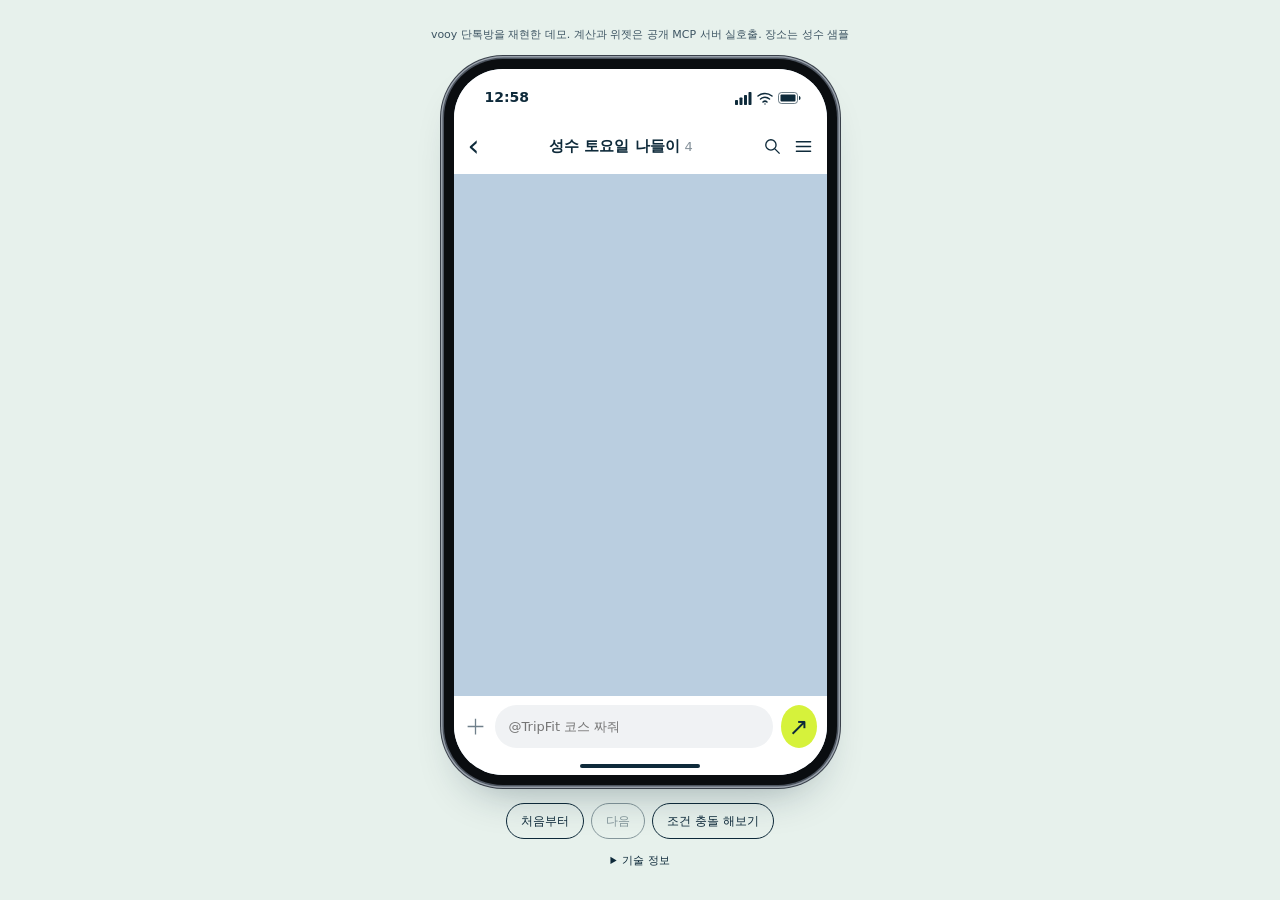
<file: vooy-mcp/ui/chat.html>
<!doctype html>
<html lang="ko">
<head>
<meta charset="utf-8">
<meta name="viewport" content='width=device-width, initial-scale=1'>
<meta name="referrer" content='no-referrer'>
<title>TripFit 대화 데모</title>
<style>
:root{--navy:#0E2A3A;--cream:#F3F1EA;--lime:#D6F23B;--pink:#FFCCE5;--sky:#8EC5EE;--peach:#F8D5BC;--stage:#E7F1EC;--spring:cubic-bezier(.34,1.4,.64,1);--spring-ms:700ms;font-family:-apple-system,BlinkMacSystemFont,"Apple SD Gothic Neo",system-ui,sans-serif;color:var(--navy);background:var(--stage);font-size:14px;line-height:1.4;font-variant-numeric:tabular-nums;-webkit-font-smoothing:antialiased}
*{box-sizing:border-box}body{margin:0;min-height:100dvh;padding:18px 16px;display:flex;flex-direction:column;align-items:center;justify-content:center}h1,p{margin:0}button,input{font:inherit;color:inherit}button{min-height:40px;padding:0 16px;border:1.5px solid var(--navy);border-radius:99px;background:transparent;cursor:pointer;-webkit-tap-highlight-color:transparent}button:focus-visible,input:focus-visible,summary:focus-visible{outline:3px solid #7B5CFF;outline-offset:3px}button:disabled{opacity:.45;cursor:wait}[hidden]{display:none!important}.intro{width:min(650px,100%);margin:0 auto 16px;text-align:center}.honesty{font-size:11px;line-height:1.6;color:#3E5563}
.phone{position:relative;flex:none;width:393px;height:min(852px,calc(100dvh - 174px));min-height:520px;padding:10px;background:#0A0D10;border-radius:59px;box-shadow:0 0 0 1.5px #4D5560,0 0 0 3px #9AA2AC,0 0 0 4px #39404A,0 24px 46px -24px #0e2a3a70}.screen{position:relative;height:100%;overflow:hidden;border-radius:49px;background:#BACEE0;isolation:isolate}.statusbar{position:absolute;inset:0 0 auto;height:49px;padding:9px 26px 0 31px;display:flex;align-items:center;justify-content:space-between;color:var(--navy);z-index:5;pointer-events:none;font-size:14px;font-weight:650;background:#fff}.status-icons{display:flex;gap:5px;align-items:center}.status-icons svg{display:block}.home-indicator{position:absolute;bottom:7px;left:50%;transform:translateX(-50%);width:120px;height:4px;border-radius:4px;background:var(--navy);pointer-events:none;z-index:5}
.room-bar{position:absolute;inset:49px 0 auto;height:56px;background:#fff;display:flex;align-items:center;gap:10px;padding:0 14px;z-index:4}.room-back{font-size:30px;line-height:1}.room-title{flex:1;min-width:0;text-align:center;font-size:15px;font-weight:700;white-space:nowrap}.room-count{font-size:13px;color:#85919a;font-weight:400;margin-left:5px}.room-icons{display:flex;gap:12px;align-items:center}.room-icons svg{width:19px;height:19px}.conversation{position:absolute;inset:105px 0 79px;padding:18px 10px;overflow-y:auto;overflow-x:hidden;scrollbar-width:none;overscroll-behavior:contain}.conversation::-webkit-scrollbar{display:none}
.message,.bot-message{display:flex;align-items:flex-start;gap:7px;margin-bottom:15px;min-width:0;animation:rise var(--spring-ms) var(--spring) both}.avatar{display:grid;place-items:center;width:32px;height:32px;flex:none;border-radius:11px;background:var(--pink);color:#5d3248;font-size:14px;font-weight:650}.sky .avatar{background:#cce6f4;color:#345c75}.bot-avatar{border-radius:50%;background:var(--lime);color:var(--navy)}.bot-avatar svg{width:21px;height:21px}.message-main{min-width:0;max-width:calc(100% - 39px)}.who{font-size:11px;color:#435767;margin-bottom:5px}.bubble-line{display:flex;align-items:flex-end;gap:5px;min-width:0}.bubble,.bot-text{background:#fff;border-radius:12px;padding:10px 12px;font-size:14px;line-height:1.5;font-weight:400;letter-spacing:-.025em;overflow-wrap:anywhere;white-space:pre-line;margin:0;min-width:0}.message-time{font-size:9px;line-height:1.3;color:#526574;white-space:nowrap;flex:none;padding-bottom:2px}.message.mine{justify-content:flex-end}.mine .avatar,.mine .who{display:none}.mine .message-main{max-width:87%}.mine .bubble-line{flex-direction:row-reverse}.mine .bubble{background:#E8F7A8}.bot-stack{width:280px;max-width:calc(100% - 66px);min-width:0}.bot-stack .bubble-line{position:relative}.bot-text{width:100%}.bot-stack .message-time{position:absolute;right:0;bottom:3px;transform:translateX(calc(100% + 4px));font-size:8px}.widget-slot{width:100%;min-width:0;margin-top:6px}iframe{width:100%;height:140px;display:block;border:0;background:transparent}.system-chip{display:flex;justify-content:center;gap:5px;flex-wrap:wrap;width:fit-content;max-width:100%;margin:12px auto 18px;padding:5px 11px;background:#657c8d30;color:#435969;border-radius:99px;font-size:10px}.typing-block{opacity:.65}.typing-dots{display:flex;gap:5px;padding:10px 12px;background:#fff;border-radius:12px;width:fit-content}.typing-dots i{width:6px;height:6px;background:var(--navy);border-radius:50%;animation:typing 1s infinite}.typing-dots i:nth-child(2){animation-delay:.15s}.typing-dots i:nth-child(3){animation-delay:.3s}.mine .typing-dots{background:#E8F7A8}
.composer{position:absolute;bottom:0;left:0;right:0;height:79px;display:flex;align-items:flex-start;gap:8px;padding:9px 10px 23px;background:#fff}.composer input{height:43px;min-width:0;flex:1;padding:0 14px;border:0;border-radius:22px;background:#f0f2f4;font-size:13px}.composer button{width:36px;height:43px;min-height:43px;padding:0;flex:none;background:var(--lime);border:0;border-radius:50%;font-size:24px;line-height:1}.composer .composer-plus{display:grid;place-items:center;width:23px;height:43px;color:#70808b;flex:none}.composer-plus svg{width:21px;height:21px}
.demo-actions{display:flex;justify-content:center;flex-wrap:wrap;gap:7px;margin:18px auto 0}.demo-actions button{font-size:12px;min-height:36px;padding:0 14px}.technical{width:min(620px,100%);margin:8px auto 0;font-size:11px}.technical>summary{text-align:center}.technical summary{cursor:pointer;padding:6px}.technical pre{white-space:pre-wrap;overflow-wrap:anywhere;padding:12px;background:#d8e5df;border-radius:14px;max-height:250px;overflow:auto}.technical table{width:100%;border-collapse:collapse;text-align:left}.technical th,.technical td{padding:5px;border-bottom:1px solid #b9ccc2}.technical .note{margin:8px 0}.host-state{font-size:11px;color:#3E5563;text-align:center;margin:8px 0}.retry-button{margin:8px 12px;background:var(--cream);font-size:12px}
.fullscreen-cover{position:absolute;inset:0;background:var(--navy);z-index:10}.fullscreen-bar{position:absolute;inset:0 0 auto;height:52px;display:flex;align-items:center;justify-content:space-between;padding:5px 10px;color:var(--cream);z-index:30;font-size:13px}.fullscreen-bar button{background:var(--cream);color:var(--navy)}.phone.fullscreen .conversation{position:static;overflow:visible;inset:auto}.phone.fullscreen .bot-message{position:static;animation:none}.phone.fullscreen .conversation>*{visibility:hidden}.phone.fullscreen .conversation .is-fullscreen{visibility:visible}.phone.fullscreen .is-fullscreen iframe{visibility:visible;position:absolute;left:0;top:52px;width:100%;height:calc(100% - 52px)!important;z-index:20}.phone.fullscreen .composer,.phone.fullscreen .statusbar,.phone.fullscreen .room-bar,.phone.fullscreen .home-indicator{visibility:hidden}
@keyframes rise{from{opacity:0;transform:translateY(36px) scale(.96)}to{opacity:1;transform:none}}@keyframes rotate{to{transform:rotate(360deg)}}@keyframes typing{30%{opacity:1;transform:translateY(-3px)}}
@media(max-width:480px){body{padding:0;justify-content:flex-start}.intro{margin:0;padding:7px 12px;background:var(--stage)}.honesty{font-size:10px}.phone{width:100%;height:calc(100dvh - 117px);min-height:420px;padding:0;border-radius:0;box-shadow:none}.screen{border-radius:0}.demo-actions{margin:9px 0 0;gap:6px}.demo-actions button{min-height:32px;font-size:11px;padding:0 12px}.technical{margin:3px 0 0;padding:0 12px}.technical>summary{padding:5px}.statusbar{padding-left:28px;padding-right:24px}}
@media(prefers-reduced-motion:reduce){*,*::before,*::after{animation:none!important;transition:none!important;scroll-behavior:auto!important}}
</style>
</head>
<body>
<header class="intro"><p class="honesty">vooy 단톡방을 재현한 데모. 계산과 위젯은 공개 MCP 서버 실호출. 장소는 성수 샘플</p></header>
<main class="phone" id="phone" aria-label="TripFit 단톡방 데모"><div class="screen">
<div class="statusbar" aria-hidden="true"><span>12:58</span><span class="status-icons"><svg width="17" height="13" viewBox="0 0 17 13" fill="currentColor"><rect x="0" y="8" width="3" height="5" rx=".7"/><rect x="4.5" y="5.5" width="3" height="7.5" rx=".7"/><rect x="9" y="3" width="3" height="10" rx=".7"/><rect x="13.5" width="3" height="13" rx=".7"/></svg><svg width="16" height="13" viewBox="0 0 16 13" fill="none" stroke="currentColor" stroke-width="1.5" stroke-linecap="round"><path d="M1 4a11 11 0 0 1 14 0M3.5 7a7 7 0 0 1 9 0M6 10a3 3 0 0 1 4 0"/><circle cx="8" cy="12" r=".7" fill="currentColor" stroke="none"/></svg><svg width="23" height="12" viewBox="0 0 23 12" fill="currentColor"><rect x=".5" y=".5" width="19" height="11" rx="3" fill="none" stroke="currentColor" opacity=".6"/><rect x="2.5" y="2.5" width="15" height="7" rx="1"/><path d="M21 4v4c2 0 2-4 0-4"/></svg></span></div>
<header class="room-bar" id="room-header"><span class="room-back" aria-hidden="true">‹</span><h1 class="room-title">성수 토요일 나들이<span class="room-count">4</span></h1><span class="room-icons" aria-hidden="true"><svg viewBox="0 0 24 24" fill="none" stroke="currentColor" stroke-width="1.7"><circle cx="10" cy="10" r="6.5"/><path d="m15 15 6 6"/></svg><svg viewBox="0 0 24 24" fill="none" stroke="currentColor" stroke-width="1.7" stroke-linecap="round"><path d="M3 6h18M3 12h18M3 18h18"/></svg></span></header>
<div class="conversation" id="conversation" role="log" aria-label="단톡방 대화" aria-live="polite">
</div>
<form class="composer" id="composer"><span class="composer-plus" aria-hidden="true"><svg viewBox="0 0 24 24" fill="none" stroke="currentColor" stroke-width="1.5"><path d="M12 3v18M3 12h18"/></svg></span><input id="input" aria-label="메시지" placeholder="@TripFit 코스 짜줘" maxlength="2400" autocomplete="off"><button id="send" type="submit" aria-label="보내기">↗</button></form>
<div class="home-indicator" aria-hidden="true"></div><div class="fullscreen-cover" id="fullscreen-cover" hidden></div><div class="fullscreen-bar" id="fullscreen-bar" hidden><span>TripFit 전체 보드</span><button id="close-fullscreen" type="button">닫기</button></div>
</div></main>
<div class="demo-actions"><button id="start" type="button">처음부터</button><button id="next" type="button" disabled>다음</button><button id="conflict" type="button">조건 충돌 해보기</button></div>
<details class="technical"><summary>기술 정보</summary><p class="host-state" id="host-state" role="status">처음부터를 누르거나 @TripFit 코스 짜줘를 입력해 보세요.</p><p class="note">대화는 데모 대본입니다. 계산과 위젯은 같은 출처의 실제 MCP 서버(/mcp)에서 가져옵니다.</p><p class="note">말→조건 변환은 vooy LLM 몫이라 데모에선 미리 정한 arguments를 씁니다. 이름과 함께 이번엔 빼도 된다고 말하면 그 사람의 첫 번째 조건을 빼요. 예산을 말하면 예산을 빼요.</p><table><caption>최근 호출 10개</caption><thead><tr><th>메서드</th><th>도구</th><th>ms</th><th>HTTP 상태</th></tr></thead><tbody id="call-log"></tbody></table><details><summary>실제 arguments JSON 보기</summary><pre id="arguments">아직 호출하지 않았어요.</pre></details></details>
<script nonce='__CSP_NONCE__'>
'use strict';
(() => {
  const SCENARIO={"area": "성수", "window": {"start": "13:00", "end": "18:00"}, "members": [{"name": "민지", "wants": [{"text": "전시 하나는 꼭", "kind": "visit", "what": "전시", "must": true, "strength": "강"}]}, {"name": "지훈", "wants": [{"text": "많이 걷기 싫어", "kind": "walk_less", "strength": "강"}, {"text": "3시 전엔 밥", "kind": "eat_by", "time": "15:00"}]}, {"name": "서연", "wants": [{"text": "카페에서 좀 쉬고 싶어", "kind": "rest"}, {"text": "2만원 안으로", "kind": "budget", "amount": 20000}]}]};
  const IMPOSSIBLE={"area": "성수", "window": {"start": "13:00", "end": "18:00"}, "members": [{"name": "민지", "wants": [{"text": "디뮤지엄 꼭", "kind": "visit", "what": "디뮤지엄", "must": true}, {"text": "공방 14시 꼭", "kind": "visit", "place_name": "가죽공방 원데이클래스 14:00", "must": true}]}, {"name": "지훈", "wants": [{"text": "걷기 1km 하드", "kind": "walk_less", "max_km": 1, "must": true}]}]};
  const $=id=>document.getElementById(id),phone=$('phone'),conversation=$('conversation');
  const object=x=>x!==null&&typeof x==='object'&&!Array.isArray(x)?x:{};
  const nonce=document.currentScript.nonce, mime='text/html;profile=mcp-app';
  let sequence=0,protocol='2025-06-18',connection=null,source='',current=null,scenario=SCENARIO;
  let instances=[],active=null,scrollBefore=0,working=false;
  const reduced=window.matchMedia('(prefers-reduced-motion: reduce)');
  // Same sampled physical spring as the public TripFit demo.
  if(CSS.supports('transition-timing-function','linear(0, 1)')){
    const k=320,c=15,w0=Math.sqrt(k),z=c/(2*w0),wd=w0*Math.sqrt(1-z*z);
    const x=t=>1-Math.exp(-z*w0*t)*(Math.cos(wd*t)+(z*w0/wd)*Math.sin(wd*t));
    let duration=.25;for(let t=0;t<4;t+=1/120)if(Math.abs(1-x(t))>.003)duration=t+1/120;
    const points=Array.from({length:49},(_,i)=>+x(duration*i/48).toFixed(4));points[48]=1;
    document.documentElement.style.setProperty('--spring','linear('+points.join(',')+')');
    document.documentElement.style.setProperty('--spring-ms',Math.round(duration*1000)+'ms');
  }
  const logs=[];
  function element(tag,cls,copy){const e=document.createElement(tag);if(cls)e.className=cls;if(copy!==undefined)e.textContent=copy;return e;}
  function spans(node,parts){node.replaceChildren(...parts.map(x=>element('span','',String(x))));}
  function scroll(){conversation.scrollTop=conversation.scrollHeight;}
  function avatar(name){
    const profile=element('span','avatar'+(name==='TripFit'?' bot-avatar':''),name==='TripFit'?undefined:name.slice(0,1));
    if(name==='TripFit'){
      const svg=document.createElementNS('http://www.w3.org/2000/svg','svg'),path=document.createElementNS('http://www.w3.org/2000/svg','path');
      svg.setAttribute('viewBox','0 0 24 24');svg.setAttribute('fill','none');svg.setAttribute('stroke','currentColor');svg.setAttribute('stroke-width','1.7');path.setAttribute('d','M12 3v17M4 8h16M4 8l-3 7h6L4 8Zm16 0-3 7h6l-3-7ZM7 21h10');svg.append(path);profile.append(svg);
    }
    return profile;
  }
  function timedBubble(copy,cls='bubble'){
    const line=element('div','bubble-line');line.append(element('p',cls,copy),element('time','message-time','오후 1:02'));return line;
  }
  function human(name,phrase,mine=false){
    const me=mine||name==='서연',person=me?'서연':name;
    const row=element('div','message'+(me?' mine':name==='지훈'?' sky':'')),main=element('div','message-main');
    row.append(avatar(person));main.append(element('p','who',person),timedBubble(phrase));row.append(main);conversation.append(row);scroll();
  }
  function bot(phrase){
    const row=element('div','bot-message'),stack=element('div','bot-stack');
    stack.append(element('p','who','TripFit'),timedBubble(phrase,'bot-text'));row.append(avatar('TripFit'),stack);conversation.append(row);scroll();return stack;
  }
  function typing(name='TripFit'){
    const row=element('div','message typing-block'+(name==='서연'?' mine':name==='지훈'?' sky':''));
    const main=element('div','message-main'),dots=element('div','typing-dots');
    dots.setAttribute('aria-label',name+' 입력 중');for(let i=0;i<3;i++)dots.append(element('i'));
    row.append(avatar(name));main.append(element('p','who',name),dots);row.append(main);conversation.append(row);scroll();return row;
  }
  function firstText(result){return (result.content||[]).find(x=>x.type==='text'&&typeof x.text==='string')?.text.split('\n').find(x=>x.trim())||'코스를 계산했어요.';}
  function log(method,params,ms,status){
    logs.unshift({method,tool:params.name||'',ms,status});logs.splice(10);
    $('call-log').replaceChildren(...logs.map(x=>{const row=element('tr');[x.method,x.tool||'해당 없음',x.ms,x.status].forEach(v=>row.append(element('td','',v)));return row;}));
    $('host-state').textContent=[method,params.name,ms+'ms','HTTP '+status].filter(Boolean).join(' ');
  }
  function parseRPC(raw,id){
    try{return JSON.parse(raw);}catch{}
    // SSE events may contain multiple data lines and comments/keepalives.
    for(const event of raw.replace(/\r\n/g,'\n').split(/\n\n+/)){
      const data=event.split('\n').filter(line=>line.startsWith('data:')).map(line=>line.slice(5).trimStart()).join('\n');
      if(!data||data==='[DONE]')continue;
      try{const message=JSON.parse(data);if(message.id===id)return message;}catch{}
    }
    throw new Error('서버 응답 형식을 읽지 못했어요.');
  }
  async function rpc(method,params={},notification=false){
    const id=++sequence,request={jsonrpc:'2.0',method,params};if(!notification)request.id=id;
    const began=performance.now(),controller=new AbortController(),timer=setTimeout(()=>controller.abort(),25000);let status='연결 실패';
    if(method==='tools/call')$('arguments').textContent=JSON.stringify({name:params.name,arguments:params.arguments},null,2);
    try{
      const response=await fetch('/mcp',{method:'POST',headers:{'Content-Type':'application/json','Accept':'application/json, text/event-stream','MCP-Protocol-Version':protocol},body:JSON.stringify(request),signal:controller.signal,credentials:'same-origin',cache:'no-store',redirect:'error'});
      status=response.status;const raw=await response.text();
      if(!response.ok){
        if(status===429)throw new Error('요청 한도에 도달했어요(HTTP 429). 잠시 뒤 다시 시도해 주세요.');
        if(status===401)throw new Error('서버가 인증을 요구해요(HTTP 401). 공개 데모 서버 설정을 확인해 주세요.');
        throw new Error('서버 요청에 실패했어요(HTTP '+status+').');
      }
      if(notification)return {};
      const envelope=parseRPC(raw,id);
      if(envelope.jsonrpc!=='2.0'||envelope.id!==id)throw new Error('서버 응답 ID가 요청과 맞지 않아요.');
      if(envelope.error)throw new Error('MCP 오류: '+(envelope.error.message||'요청을 처리하지 못했어요.'));
      if(!Object.hasOwn(envelope,'result'))throw new Error('서버 응답에 결과가 없어요.');
      return envelope.result;
    }catch(error){
      if(error.name==='AbortError')throw new Error('서버 응답 시간이 초과됐어요. 요청이 반영되었을 수 있으니 이전 결과를 확인해 주세요.');
      if(error instanceof TypeError)throw new Error('서버에 연결하지 못했어요. 네트워크 연결을 확인해 주세요.');
      throw error;
    }finally{clearTimeout(timer);log(method,params,Math.round(performance.now()-began),status);}
  }
  async function connect(){
    if(connection)return connection;
    connection=(async()=>{
      const initialized=await rpc('initialize',{protocolVersion:'2025-06-18',capabilities:{extensions:{'io.modelcontextprotocol/ui':{mimeTypes:[mime]}}},clientInfo:{name:'tripfit-chat-host',version:'1.0'}});
      protocol=initialized.protocolVersion;
      await rpc('notifications/initialized',{},true);
      const listed=await rpc('tools/list'),tool=(listed.tools||[]).find(t=>t.name==='propose_plans');
      const uri=object(object(tool?._meta).ui).resourceUri;
      if(typeof uri!=='string'||!uri.startsWith('ui://'))throw new Error('propose_plans의 MCP Apps 리소스 주소가 없어요.');
      const resource=await rpc('resources/read',{uri}),html=(resource.contents||[]).find(c=>c.uri===uri&&c.mimeType===mime&&typeof c.text==='string');
      if(!html)throw new Error('위젯 HTML 또는 MCP Apps MIME 형식이 맞지 않아요.');
      // The server already stamps resource nonces. Rebind both executable and boot
      // scripts to this page's nonce because srcdoc inherits the parent's CSP.
      const doc=new DOMParser().parseFromString(html.text,'text/html');
      doc.querySelectorAll('script').forEach(script=>script.setAttribute('nonce',nonce));
      source='<!doctype html>\n'+doc.documentElement.outerHTML;
    })();
    try{await connection;}catch(error){connection=null;throw error;}
  }
  function send(view,method,params={}){view.frame.contentWindow.postMessage({jsonrpc:'2.0',method,params},'*');}
  function reply(view,id,result,error){const m={jsonrpc:'2.0',id};if(error)m.error=error;else m.result=result;view.frame.contentWindow.postMessage(m,'*');}
  function hostContext(view){return {theme:'light',displayMode:active===view?'fullscreen':'inline',availableDisplayModes:['inline','fullscreen'],containerDimensions:{maxWidth:active===view?phone.querySelector('.screen').clientWidth:view.slot.clientWidth},locale:'ko-KR',platform:'mobile',safeAreaInsets:{top:0,right:0,bottom:0,left:0}};}
  function changeMode(view,mode){
    if(mode==='fullscreen'&&active!==view){if(active)changeMode(active,'inline');scrollBefore=conversation.scrollTop;active=view;view.slot.classList.add('is-fullscreen');phone.classList.add('fullscreen');$('fullscreen-cover').hidden=false;$('fullscreen-bar').hidden=false;$('close-fullscreen').focus();}
    else if(mode==='inline'&&active===view){view.slot.classList.remove('is-fullscreen');active=null;phone.classList.remove('fullscreen');$('fullscreen-cover').hidden=true;$('fullscreen-bar').hidden=true;view.frame.style.height=view.height+'px';conversation.scrollTop=scrollBefore;view.frame.focus();}
    send(view,'ui/notifications/host-context-changed',hostContext(view));
  }
  function card(result,args,scriptScenario){
    if(active)changeMode(active,'inline');
    const stack=bot(firstText(result)),slot=element('div','widget-slot'),frame=element('iframe');
    frame.title='TripFit '+result.structuredContent.rev+'차 계산 카드';frame.setAttribute('sandbox','allow-scripts');
    const view={frame,slot,result,args,scenario:scriptScenario,ready:false,height:140};instances.push(view);slot.append(frame);stack.append(slot);frame.srcdoc=source;scroll();
  }
  function controls(){['start','conflict','send'].forEach(id=>$(id).disabled=working);$('input').disabled=working;$('next').disabled=working||!current||scenario!==SCENARIO;}
  async function exclusive(task){
    if(working){bot('이전 요청을 처리하고 있어요. 잠시 뒤 다시 보내 주세요.');return;}
    working=true;controls();try{return await task();}finally{working=false;controls();}
  }
  function failure(label,error,retry){
    const stack=bot(label+'에 실패했어요. '+error.message),button=element('button','retry-button','다시 시도');button.type='button';stack.append(button);
    button.addEventListener('click',()=>{if(working)return;button.disabled=true;exclusive(retry).catch(()=>{}).finally(()=>{button.disabled=false;});});scroll();
  }
  async function calculate(name,args,options={}){
    const scriptScenario=options.scenario||scenario,chip=element('p','system-chip');spans(chip,['TripFit이',name,'호출 중']);conversation.append(chip);scroll();
    const pending=typing();
    const began=performance.now();let callBegan;
    try{
      await connect();callBegan=performance.now();
      const result=await rpc('tools/call',{name,arguments:args});
      const elapsed=((performance.now()-callBegan)/1000).toFixed(1)+'초';
      spans(chip,[name,elapsed]);pending.remove();
      if(result.isError){
        const error=new Error(firstText(result));
        if(options.view){spans(chip,['TripFit',name,'실패']);failure(name,error,()=>calculate(name,args,options));return result;}
        throw error;
      }
      if(!object(result.structuredContent).problem_id)throw new Error('계산 결과에 문제 ID가 없어요.');
      if(!options.view||current?.problem_id===args.problem_id){current=result.structuredContent;scenario=scriptScenario;}
      if(options.view){options.view.result=result;send(options.view,'ui/notifications/tool-result',result);}
      else{current=result.structuredContent;scenario=scriptScenario;card(result,args,scriptScenario);}
      return result;
    }catch(error){
      pending.remove();
      spans(chip,['TripFit',name,'실패',((performance.now()-(callBegan||began))/1000).toFixed(1)+'초']);
      failure(name,error,()=>calculate(name,args,options));throw error;
    }
  }
  // Event handlers consume failures after calculate has rendered its retry UI.
  function run(task){return exclusive(task).catch(()=>{});}
  async function processText(phrase,view=null,apply=null){
    const target=view?view.result.structuredContent:current,scriptScenario=view?view.scenario:scenario;
    if(apply){
      if(!target)throw new Error('먼저 코스를 만들어 주세요.');
      await calculate('adjust_plan',{problem_id:target.problem_id,action:apply},{scenario:scriptScenario});return;
    }
    const decision=phrase.match(/^(.+안)으로 (?:하자|정하기|정할게)$/);
    if(decision){bot('좋아요, '+decision[1]+'으로 정할게요. 예약은 vooy가 이어서 도와요(데모 문구)');return;}
    if(phrase.includes('@TripFit')&&/짜줘|정해줘|코스/.test(phrase)){await calculate('propose_plans',scriptScenario,{scenario:scriptScenario});return;}
    const member=scriptScenario.members.find(m=>phrase.includes(m.name));
    if(member&&/\uC591\uBCF4|빼도|넘어도|괜찮아|다음에/.test(phrase)){
      if(!target){bot('먼저 @TripFit 코스 짜줘로 코스를 만들어 주세요.');return;}
      const want=(/예산|2만원/.test(phrase)&&member.wants.find(w=>w.kind==='budget'))||member.wants[0];
      await calculate('adjust_plan',{problem_id:target.problem_id,action:{type:'yield',name:member.name,text:want.text}},{scenario:scriptScenario});return;
    }
    bot("'○○은 이번엔 빼도 돼'처럼 말해 보세요. 실제 vooy에서는 vooy가 말을 조건으로 바꿔 줍니다");
  }
  async function play(conflict=false){
    if(active)changeMode(active,'inline');
    instances=[];conversation.replaceChildren();conversation.scrollTop=0;phone.querySelector('.screen').classList.remove('scrolled');
    scenario=conflict?IMPOSSIBLE:SCENARIO;current=null;
    const lines=conflict?[['민지','디뮤지엄 꼭, 공방 14시도 꼭'],['지훈','1km 넘게는 못 걸어']]:[['민지','난 전시 하나는 꼭'],['지훈','많이 걷기 싫어. 3시 전엔 밥'],['서연','카페에서 좀 쉬고 싶고 2만원 안으로']];
    lines.push(['서연','@TripFit 성수 13시부터 18시까지 코스 짜줘']);
    for(const line of lines){const pending=typing(line[0]);await new Promise(resolve=>setTimeout(resolve,reduced.matches?0:650));pending.remove();human(...line);}
    await calculate('propose_plans',scenario);
  }
  function applyAction(raw){
    const a=object(raw);if(a.type==='undo')return {type:'undo'};
    if(a.type!=='yield'||typeof a.name!=='string'||typeof a.text!=='string'||!a.name||!a.text)throw new Error('빼기 액션 형식이 맞지 않아요.');
    const also=a.also===undefined?[]:a.also;
    if(!Array.isArray(also)||also.length>1||also.some(x=>typeof object(x).name!=='string'||typeof object(x).text!=='string'))throw new Error('추가 빼기 형식이 맞지 않아요.');
    return {type:'yield',name:a.name,text:a.text,...(also.length?{also}: {})};
  }
  window.addEventListener('message',async event=>{
    const view=instances.find(v=>event.source===v.frame.contentWindow);if(!view)return;
    const m=object(event.data);if(m.jsonrpc!=='2.0'||typeof m.method!=='string')return;
    const p=object(m.params),hasID=Object.hasOwn(m,'id');
    try{
      if(m.method==='ui/initialize'&&hasID)reply(view,m.id,{protocolVersion:'2026-01-26',hostInfo:{name:'tripfit-chat-host',version:'1.0'},hostCapabilities:{serverTools:{},message:{text:{}},openLinks:{}},hostContext:hostContext(view)});
      else if(m.method==='ui/notifications/initialized'){
        if(view.ready)return;view.ready=true;send(view,'ui/notifications/tool-input',{arguments:view.args});send(view,'ui/notifications/tool-result',view.result);
      }
      else if(m.method==='ui/notifications/size-changed'){
        if(Number.isFinite(p.height)&&p.height>0&&p.height<20000){view.height=Math.ceil(p.height);if(active!==view)view.frame.style.height=view.height+'px';}
      }
      else if(m.method==='ui/request-display-mode'&&hasID){if(!['inline','fullscreen'].includes(p.mode))throw new Error('지원하지 않는 표시 모드예요.');changeMode(view,p.mode);reply(view,m.id,{mode:active===view?'fullscreen':'inline'});}
      else if(m.method==='ui/message'&&hasID){
        const phrase=(Array.isArray(p.content)?p.content:[]).filter(x=>object(x).type==='text'&&typeof x.text==='string').map(x=>x.text).join('\n').slice(0,2400);
        if(p.role!=='user'||!phrase)throw new Error('사용자 텍스트가 필요해요.');
        // Acknowledge accepted messages even while busy so the app cannot silently
        // fall back to a second tool call after the user message has been recorded.
        const raw=object(p._meta)['hapui/apply'],action=raw===undefined?null:applyAction(raw);
        human('나',phrase,true);reply(view,m.id,{});
        if(working){bot('이전 요청을 처리하고 있어요. 완료된 뒤 다시 보내 주세요.');return;}
        await run(()=>processText(phrase,view,action));
      }
      else if(m.method==='tools/call'&&hasID){
        if(!['adjust_plan','explain_infeasible'].includes(p.name))throw new Error('위젯은 adjust_plan과 explain_infeasible만 호출할 수 있어요.');
        if(object(p.arguments).problem_id!==view.result.structuredContent.problem_id)throw new Error('이 카드의 문제 ID가 아니에요.');
        if(working)throw new Error('이전 요청 처리 중이에요. 잠시 뒤 다시 시도해 주세요.');
        const result=await exclusive(()=>calculate(p.name,p.arguments,{view,scenario:view.scenario}));reply(view,m.id,result);
      }
      else if(m.method==='ui/open-link'&&hasID){
        const url=new URL(p.url);if(!['http:','https:'].includes(url.protocol)||url.username||url.password||p.url!==view.result.structuredContent.board_url||!/^\/b\/[^/]+\/?$/.test(url.pathname))throw new Error('잘못된 보드 링크예요.');
        window.open(url.href,'_blank','noopener,noreferrer');reply(view,m.id,{});
      }
      else if(hasID)reply(view,m.id,null,{code:-32601,message:'지원하지 않는 요청이에요.'});
    }catch(error){if(hasID)reply(view,m.id,null,{code:-32000,message:error.message});}
  });
  $('start').addEventListener('click',()=>run(()=>play()));
  $('conflict').addEventListener('click',()=>run(()=>play(true)));
  $('next').addEventListener('click',()=>run(async()=>{const phrase='서연은 예산은 좀 넘어도 괜찮아';human('서연','예산은 좀 넘어도 괜찮아',true);await processText(phrase);}));
  $('composer').addEventListener('submit',event=>{event.preventDefault();const phrase=$('input').value.trim();if(!phrase||working)return;$('input').value='';human('나',phrase,true);run(()=>processText(phrase));});
  $('close-fullscreen').addEventListener('click',()=>{if(active)changeMode(active,'inline');});
  document.addEventListener('keydown',e=>{if(e.key==='Escape'&&active)changeMode(active,'inline');});
  function broadcast(){instances.filter(v=>v.ready).forEach(v=>send(v,'ui/notifications/host-context-changed',hostContext(v)));}
  conversation.addEventListener('scroll',()=>phone.querySelector('.screen').classList.toggle('scrolled',conversation.scrollTop>45),{passive:true});
  window.addEventListener('resize',broadcast);broadcast();

})();
</script>
</body>
</html>
</file>
